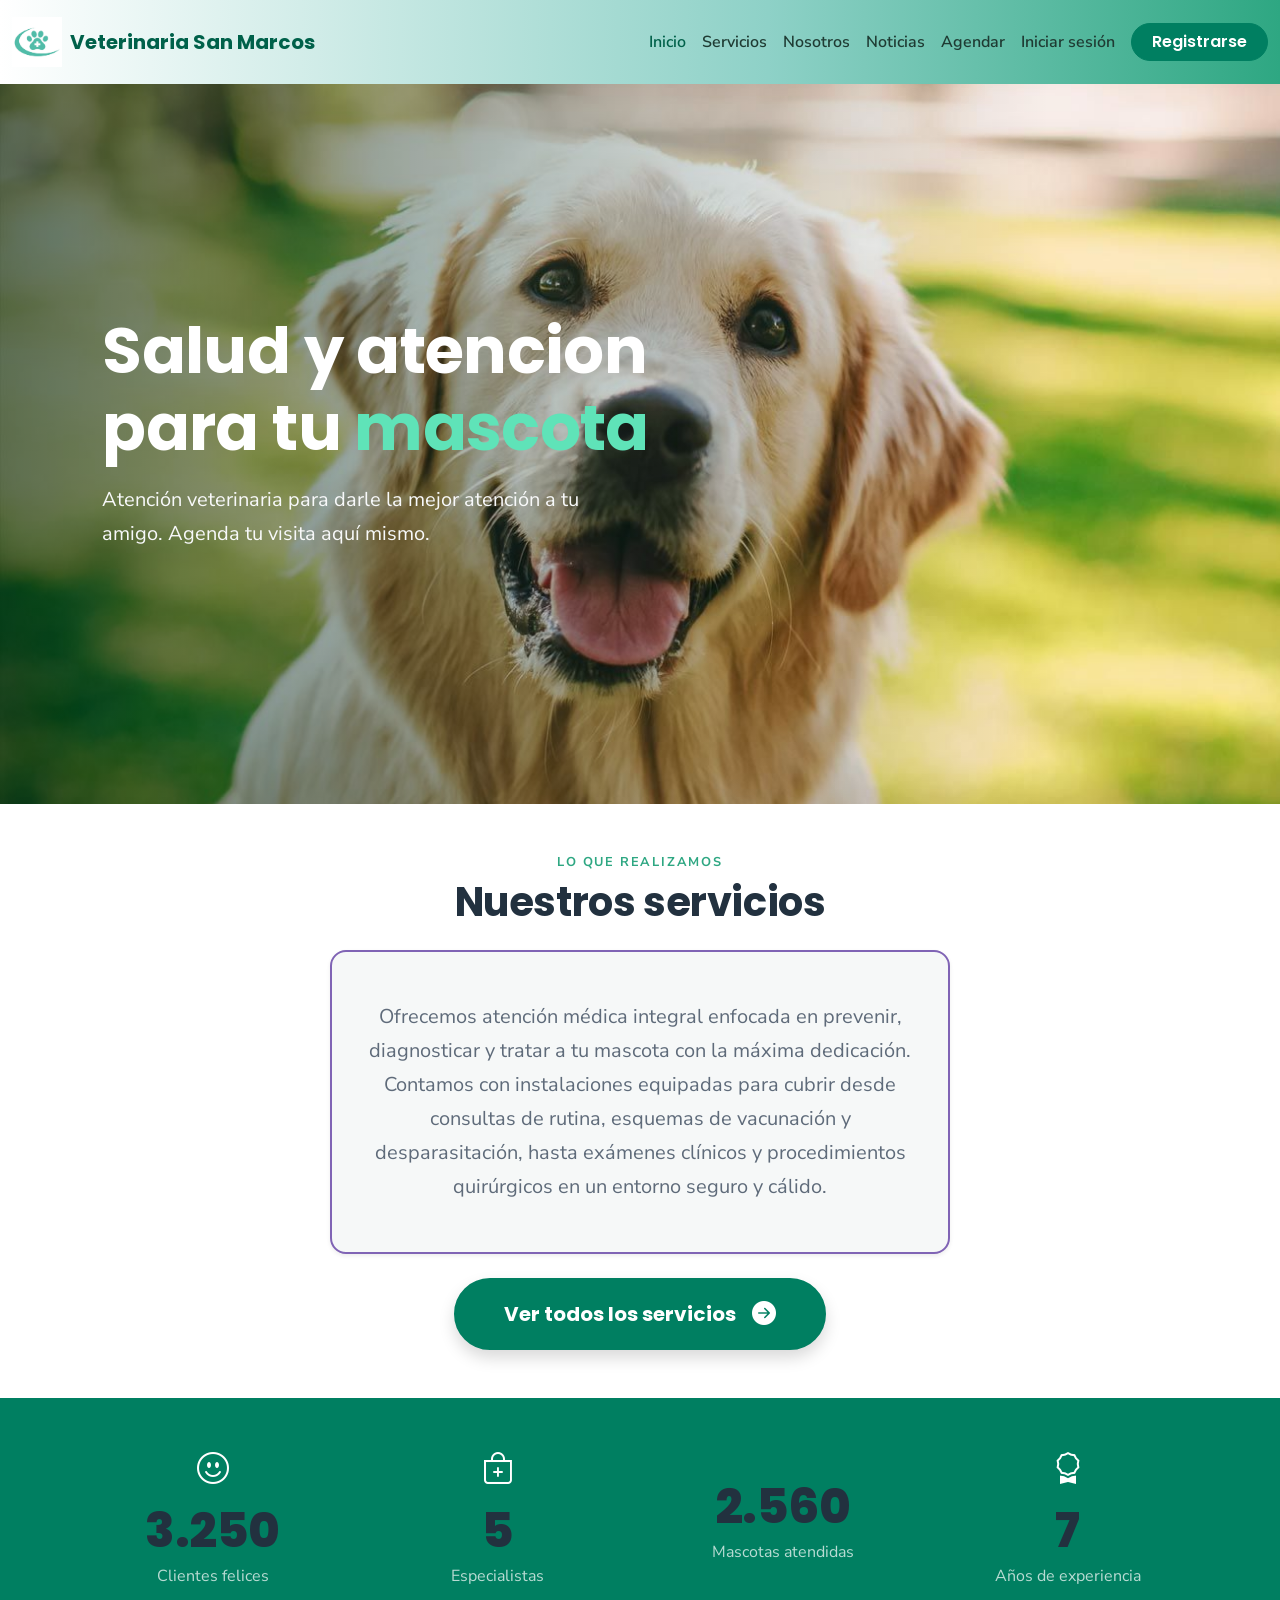
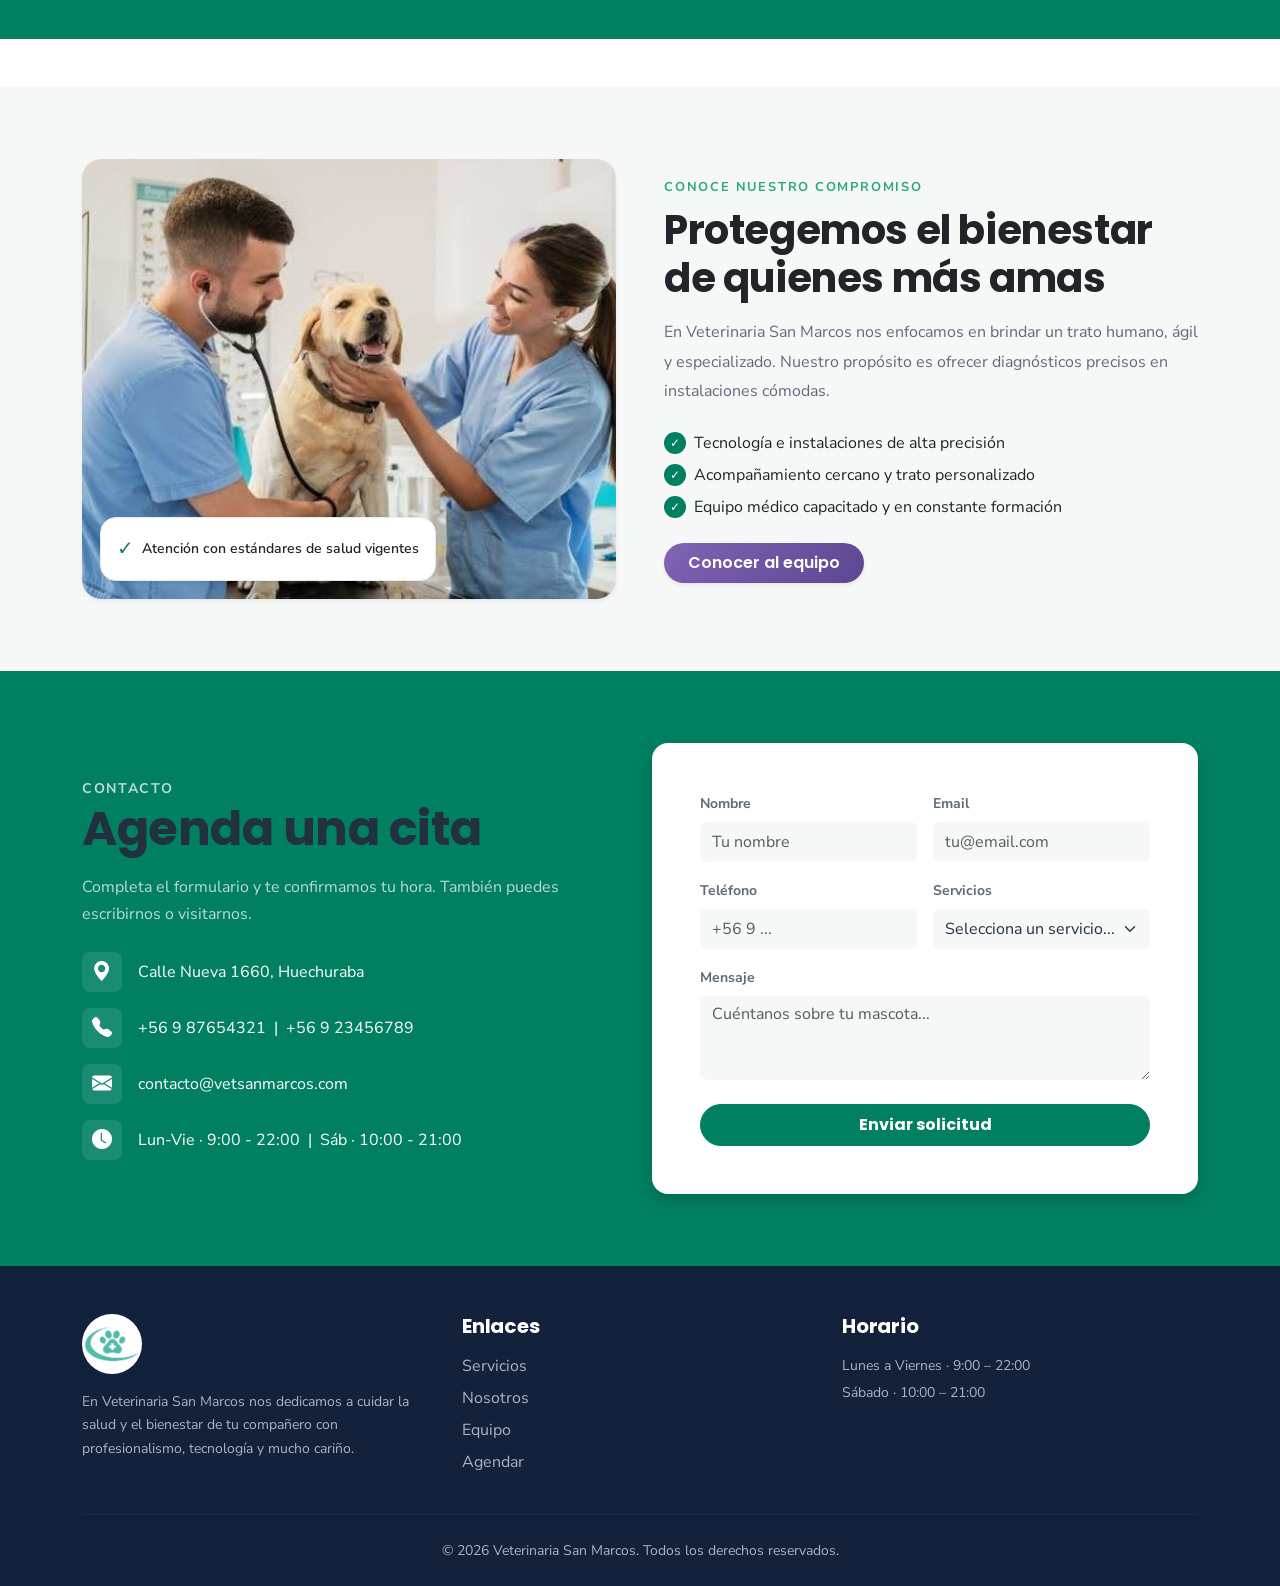
<file: index.html>
<!DOCTYPE html>
<html lang="es">
<head>
    <meta charset="UTF-8">
    <meta name="viewport" content="width=device-width, initial-scale=1.0">

    <link rel="preconnect" href="https://fonts.googleapis.com">
    <link rel="preconnect" href="https://fonts.gstatic.com" crossorigin>
    <link href="https://cdn.jsdelivr.net/npm/bootstrap@5.3.3/dist/css/bootstrap.min.css" rel="stylesheet">
    <link rel="stylesheet" href="https://cdn.jsdelivr.net/npm/bootstrap-icons@1.11.3/font/bootstrap-icons.min.css">
    <link rel="stylesheet" href="style.css">

    <title>Veterinaria San Marcos</title>
</head>
<body>

    <nav class="navbar navbar-expand-lg navbar-veterinaria">
        <div class="container-fluid">
            <a class="navbar-brand d-flex align-items-center" href="index.html">
                <img src="img/carrusel/logo/logo.jpg" alt="Logo Veterinaria San Marcos" width="50" height="50" class="me-2">
                <span>Veterinaria San Marcos</span>
            </a>

            <button class="navbar-toggler" type="button" data-bs-toggle="collapse" data-bs-target="#navbarMenu" aria-controls="navbarMenu" aria-expanded="false" aria-label="Abrir menú">
                <span class="navbar-toggler-icon"></span>
            </button>

            <div class="collapse navbar-collapse justify-content-end" id="navbarMenu">
                <ul class="navbar-nav align-items-lg-center">
                    <li class="nav-item">
                        <a class="nav-link active" href="index.html">Inicio</a>
                    </li>
                    <li class="nav-item">
                        <a class="nav-link" href="servicios.html">Servicios</a>
                    </li>
                    <li class="nav-item">
                        <a class="nav-link" href="#nosotros">Nosotros</a>
                    </li>
                    <li class="nav-item">
                        <a class="nav-link" href="noticias.html">Noticias</a>
                    </li>
                    <li class="nav-item">
                        <a class="nav-link" href="#contacto">Agendar</a>
                    </li>
                    <li class="nav-item">
                        <a class="nav-link" href="login.html">Iniciar sesión</a>
                    </li>
                    <li class="nav-item">
                        <a class="btn btn-primary ms-lg-2" href="registro.html">Registrarse</a>
                    </li>
                </ul>
            </div>
        </div>
    </nav>

    <div id="carouselExampleSlidesOnly" class="carousel slide" data-bs-ride="carousel">
        <div class="carousel-inner">
            <div class="carousel-item active">
                <img src="img/carrusel/5cb1f9400891d9da5a4926d7814bd1b89127ecba-1300x867.jpg" class="d-block w-100" alt="perro">
                <div class="carousel-caption hero-overlay text-start">
                    <h1 class="display-3 fw-bold text-white mb-3">Salud y atencion<br>para tu <span class="text-orange">mascota</span></h1>
                    <p class="fs-5 text-light mb-4 hero-text">Atención veterinaria para darle la mejor atención a tu amigo. Agenda tu visita aquí mismo.</p>
                </div>
            </div>
            <div class="carousel-item">
                <img src="img/carrusel/images.jpg" class="d-block w-100" alt="gato">
                <div class="carousel-caption hero-overlay text-start">
                    <h1 class="display-3 fw-bold text-white mb-3">Salud y cariño<br>para tu <span class="text-orange">mascota</span></h1>
                    <p class="fs-5 text-light mb-4 hero-text">Atención veterinaria moderna con un equipo que ama a los animales tanto como tú.</p>
                </div>
            </div>
            <div class="carousel-item">
                <img src="img/carrusel/images (1).jpg" class="d-block w-100" alt="conejo">
                <div class="carousel-caption hero-overlay text-start">
                    <h1 class="display-3 fw-bold text-white mb-3">Salud y cariño<br>para tu <span class="text-orange">mascota</span></h1>
                    <p class="fs-5 text-light mb-4 hero-text">Atención veterinaria moderna con un equipo que ama a los animales tanto como tú.</p>
                </div>
            </div>
        </div>
    </div>

    <section id="servicios" class="my-5">
    <div class="text-center mb-4">
        <p class="eyebrow mb-1">Lo que realizamos</p>
        <h1 class="fw-bold mb-4">Nuestros servicios</h1>

        <div class="bg-light rounded-4 px-4 py-5 mb-4 text-center border border-2 shadow-sm mx-auto d-flex align-items-center justify-content-center" style="border-color: var(--purple) !important; max-width: 620px; min-height: 300px;">
            <p class="text-secondary fs-5 mb-0" style="line-height: 1.7;">
                Ofrecemos atención médica integral enfocada en prevenir, diagnosticar y tratar a tu mascota con la máxima dedicación. Contamos con instalaciones equipadas para cubrir desde consultas de rutina, esquemas de vacunación y desparasitación, hasta exámenes clínicos y procedimientos quirúrgicos en un entorno seguro y cálido.
            </p>
        </div>

        <a href="servicios.html" class="btn btn-veterinaria-cta rounded-pill px-5 py-3 fw-bold text-white shadow d-inline-flex align-items-center gap-3 fs-5">
            <span>Ver todos los servicios</span>
            <i class="bi bi-arrow-right-circle-fill fs-4"></i>
        </a>
    </div>
    
    </div>
</section>

    <section class="franja-brand py-5 text-white my-5">
        <div class="container">
            <div class="row text-center gy-4 align-items-center">
                <div class="col-6 col-md-3">
                    <i class="bi bi-emoji-smile fs-2 mb-2 d-block opacity-90"></i>
                    <h2 class="fw-black display-5 mb-1">3.250</h2>
                    <p class="mb-0 text-white-50 fs-6 fw-normal">Clientes felices</p>
                </div>
                <div class="col-6 col-md-3">
                    <i class="bi bi-bag-plus fs-2 mb-2 d-block opacity-90"></i>
                    <h2 class="fw-black display-5 mb-1">5</h2>
                    <p class="mb-0 text-white-50 fs-6 fw-normal">Especialistas</p>
                </div>
                <div class="col-6 col-md-3">
                    <i class="bi bi-paw-fill fs-2 mb-2 d-block opacity-90"></i>
                    <h2 class="fw-black display-5 mb-1">2.560</h2>
                    <p class="mb-0 text-white-50 fs-6 fw-normal">Mascotas atendidas</p>
                </div>
                <div class="col-6 col-md-3">
                    <i class="bi bi-award fs-2 mb-2 d-block opacity-90"></i>
                    <h2 class="fw-black display-5 mb-1">7</h2>
                    <p class="mb-0 text-white-50 fs-6 fw-normal">Años de experiencia</p>
                </div>
            </div>
        </div>
    </section>

    <section id="nosotros" class="py-5 bg-light">
        <div class="container my-4">
            <div class="row align-items-center g-5">
                <div class="col-lg-6 position-relative">
                    <div class="nosotros-img-container shadow-sm">
                        <img src="img/carrusel/equipo/veterinaria.jpg" class="img-fluid rounded-4" alt="Atención médica en San Marcos">
                        <div class="badge-flotante bg-white shadow-sm p-3 rounded-3 d-flex align-items-center gap-2">
                            <span class="text-success fs-5">✓</span>
                            <span class="fw-semibold text-dark small">Atención con estándares de salud vigentes</span>
                        </div>
                    </div>
                </div>
                <div class="col-lg-6">
                    <span class="eyebrow">Conoce nuestro compromiso</span>
                    <h2 class="display-6 fw-bold text-dark mt-2 mb-3">Protegemos el bienestar de quienes más amas</h2>
                    <p class="text-muted leading-relaxed mb-4">
                        En Veterinaria San Marcos nos enfocamos en brindar un trato humano, ágil y especializado. Nuestro propósito es ofrecer diagnósticos precisos en instalaciones cómodas.
                    </p>
                    <ul class="list-unstyled mb-4">
                        <li class="d-flex align-items-center mb-2">
                            <span class="badge-check me-2">✓</span>
                            <span class="text-dark">Tecnología e instalaciones de alta precisión</span>
                        </li>
                        <li class="d-flex align-items-center mb-2">
                            <span class="badge-check me-2">✓</span>
                            <span class="text-dark">Acompañamiento cercano y trato personalizado</span>
                        </li>
                        <li class="d-flex align-items-center mb-2">
                            <span class="badge-check me-2">✓</span>
                            <span class="text-dark">Equipo médico capacitado y en constante formación</span>
                        </li>
                    </ul>
                    <a href="equipo.html" class="btn rounded-pill px-4 py-2 shadow-sm text-white border-0 btn-morado-degradado">
                        Conocer al equipo
                    </a>
                </div>
            </div>
        </div>
    </section>

    <section id="contacto" class="franja-brand py-5 text-white">
        <div class="container my-4">
            <div class="row gy-5 align-items-center">
                <div class="col-lg-6">
                    <span class="text-uppercase fw-bold text-white-50 small tracking-wide">CONTACTO</span>
                    <h2 class="display-5 fw-bold mb-3">Agenda una cita</h2>
                    <p class="mb-4 text-white-50">Completa el formulario y te confirmamos tu hora. También puedes escribirnos o visitarnos.</p>
                    <div class="d-flex flex-column gap-3">
                        <div class="d-flex align-items-center gap-3">
                            <div class="rounded-3 bg-white bg-opacity-10 p-2 d-flex align-items-center justify-content-center" style="width: 40px; height: 40px;">
                                <i class="bi bi-geo-alt-fill fs-5"></i>
                            </div>
                            <span>Calle Nueva 1660, Huechuraba</span>
                        </div>
                        <div class="d-flex align-items-center gap-3">
                            <div class="rounded-3 bg-white bg-opacity-10 p-2 d-flex align-items-center justify-content-center" style="width: 40px; height: 40px;">
                                <i class="bi bi-telephone-fill fs-5"></i>
                            </div>
                            <span>+56 9 87654321 &nbsp;|&nbsp; +56 9 23456789</span>
                        </div>
                        <div class="d-flex align-items-center gap-3">
                            <div class="rounded-3 bg-white bg-opacity-10 p-2 d-flex align-items-center justify-content-center" style="width: 40px; height: 40px;">
                                <i class="bi bi-envelope-fill fs-5"></i>
                            </div>
                            <span>contacto@vetsanmarcos.com</span>
                        </div>
                        <div class="d-flex align-items-center gap-3">
                            <div class="rounded-3 bg-white bg-opacity-10 p-2 d-flex align-items-center justify-content-center" style="width: 40px; height: 40px;">
                                <i class="bi bi-clock-fill fs-5"></i>
                            </div>
                            <span>Lun-Vie · 9:00 - 22:00 &nbsp;|&nbsp; Sáb · 10:00 - 21:00</span>
                        </div>
                    </div>
                </div>

                <div class="col-lg-6">
                    <div class="bg-white rounded-4 p-4 p-md-5 text-dark shadow">
                        <div id="mensajeFeedback" class="alert d-none py-2 px-3 small rounded-3" role="alert"></div>

                            <form id="formAgenda">
                            <div class="row g-3">
                                <div class="col-md-6">
                                    <label class="form-label small fw-bold text-muted">Nombre</label>
                                    <input type="text" class="form-control bg-light border-0 py-2" placeholder="Tu nombre" required>
                                </div>
                                <div class="col-md-6">
                                    <label class="form-label small fw-bold text-muted">Email</label>
                                    <input type="email" class="form-control bg-light border-0 py-2" placeholder="tu@email.com" required>
                                </div>
                                <div class="col-md-6">
                                    <label class="form-label small fw-bold text-muted">Teléfono</label>
                                    <input type="tel" class="form-control bg-light border-0 py-2" placeholder="+56 9 ..." required>
                                </div>
                                <div class="col-md-6">
                                    <label class="form-label small fw-bold text-muted">Servicios</label>
                                    <select class="form-select bg-light border-0 py-2" id="selectServicio" required >
                                        <option value="" disabled selected>Selecciona un servicio...</option>
                                        <option value="1">Consulta</option>
                                        <option value="2">Vacunación</option>
                                        <option value="3">Cirugía</option>
                                        <option value="4">Desparasitación</option>
                                        <option value="5">Exámenes</option>
                                        <option value="6">Otros</option>

                                    </select>
                                </div>
                                <div class="col-12">
                                    <label class="form-label small fw-bold text-muted">Mensaje</label>
                                    <textarea class="form-control bg-light border-0" rows="3" placeholder="Cuéntanos sobre tu mascota..."></textarea>
                                </div>
                                <div class="col-12 mt-4">
                                    <button type="submit" class="btn btn-primary w-100 py-2 rounded-pill fw-bold">Enviar solicitud</button>
                                </div>
                            </div>
                        </form>
                    </div>
                </div>
            </div>
        </div>
    </section>

<footer class="site-footer">
        <div class="container">
            <div class="row gy-4">
                <div class="col-12 col-md-4">
                    <img src="img/carrusel/logo/logo.jpg" alt="Veterinaria San Marcos" class="mb-3 rounded-circle" style="width: 60px; height: 60px; object-fit: cover;">
                    <p class="small">En Veterinaria San Marcos nos dedicamos a cuidar la salud y el bienestar de tu compañero con profesionalismo, tecnología y mucho cariño.</p>
                </div>

                <div class="col-12 col-md-4">
                    <h5 class="mb-3">Enlaces</h5>
                    <ul class="list-unstyled">
                        <li class="mb-2"><a href="servicios.html">Servicios</a></li>
                        <li class="mb-2"><a href="#nosotros">Nosotros</a></li>
                        <li class="mb-2"><a href="equipo.html">Equipo</a></li>
                        <li class="mb-2"><a href="#contacto">Agendar</a></li>
                    </ul>
                </div>

                <div class="col-12 col-md-4">
                    <h5 class="mb-3">Horario</h5>
                    <p class="small mb-1">Lunes a Viernes · 9:00 – 22:00</p>
                    <p class="small">Sábado · 10:00 – 21:00</p>
                </div>
            </div>

            <hr class="my-4">
            <p class="small mb-0 text-center">© 2026 Veterinaria San Marcos. Todos los derechos reservados.</p>
        </div>
    </footer>

    <script src="https://cdn.jsdelivr.net/npm/bootstrap@5.3.3/dist/js/bootstrap.bundle.min.js"></script>
    <script>
        document.getElementById('formAgenda').addEventListener('submit', function (e) {
        e.preventDefault();
        
        const form = this;
        const feedback = document.getElementById('mensajeFeedback');

        if (!form.checkValidity()) {
            form.classList.add('was-validated');
            feedback.className = 'alert alert-danger mb-3';
            feedback.textContent = 'Por favor completa todos los campos requeridos.';
            feedback.classList.remove('d-none');
            return;
        }
        feedback.className = 'alert alert-success py-2 px-3 small rounded-3 mb-3';
        feedback.textContent = '¡Tu cita ha sido agendada con éxito! Revisaremos la disponibilidad y te enviaremos un correo a la brevedad con los detalles. Gracias por confiar en nosotros.';
        feedback.classList.remove('d-none');

        setTimeout(() => {
            feedback.classList.add('d-none');
        }, 10000);
        
        form.reset();
        form.classList.remove('was-validated');
        });
    </script>
</body>
</html>
</file>
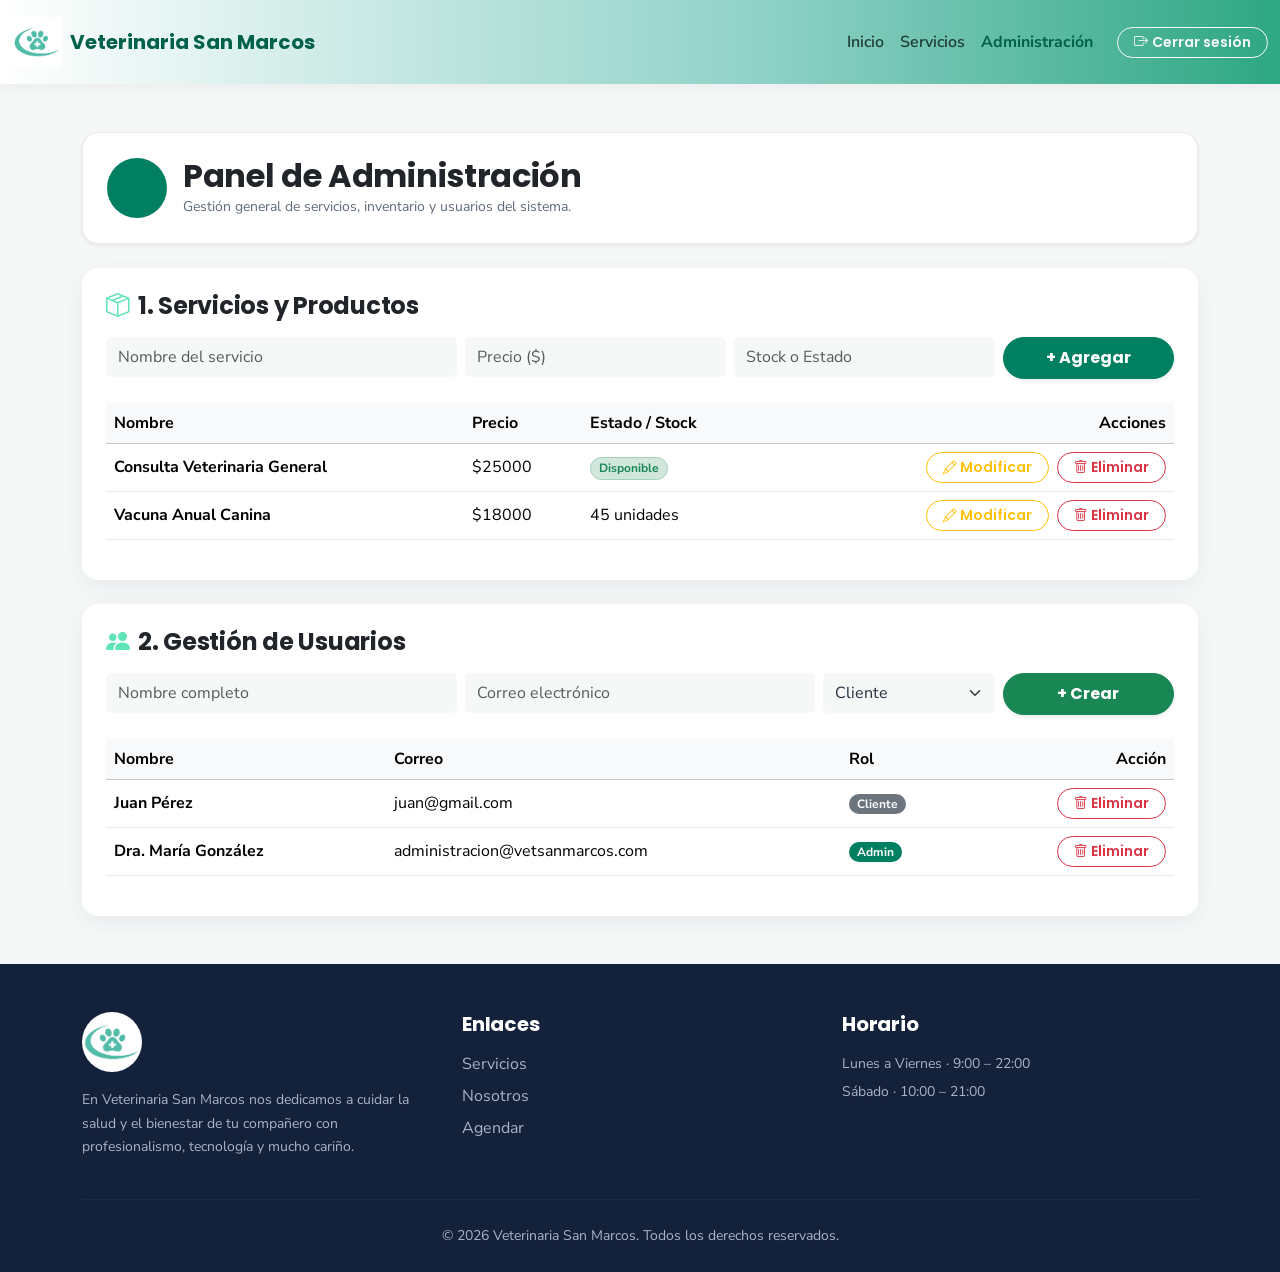
<file: admin.html>
<!DOCTYPE html>
<html lang="es">
<head>
    <meta charset="UTF-8">
    <meta name="viewport" content="width=device-width, initial-scale=1.0">

    <link rel="preconnect" href="https://fonts.googleapis.com">
    <link rel="preconnect" href="https://fonts.gstatic.com" crossorigin>
    <link href="https://cdn.jsdelivr.net/npm/bootstrap@5.3.3/dist/css/bootstrap.min.css" rel="stylesheet">
    <link rel="stylesheet" href="https://cdn.jsdelivr.net/npm/bootstrap-icons@1.11.3/font/bootstrap-icons.min.css">
    
    <link rel="stylesheet" href="style.css">

    <title>Panel de Administración - Veterinaria San Marcos</title>
</head>
<body class="d-flex flex-column min-vh-100 bg-light">

    <nav class="navbar navbar-expand-lg navbar-veterinaria">
        <div class="container-fluid">
            <a class="navbar-brand d-flex align-items-center" href="index.html">
                <img src="img/carrusel/logo/logo.jpg" alt="Logo Veterinaria San Marcos" width="50" height="50" class="me-2">
                <span>Veterinaria San Marcos</span>
            </a>

            <button class="navbar-toggler" type="button" data-bs-toggle="collapse" data-bs-target="#navbarMenu" aria-controls="navbarMenu" aria-expanded="false" aria-label="Abrir menú">
                <span class="navbar-toggler-icon"></span>
            </button>

            <div class="collapse navbar-collapse justify-content-end" id="navbarMenu">
                <ul class="navbar-nav align-items-lg-center">
                    <li class="nav-item"><a class="nav-link" href="index.html">Inicio</a></li>
                    <li class="nav-item"><a class="nav-link" href="servicios.html">Servicios</a></li>
                    <li class="nav-item"><a class="nav-link active fw-bold" href="admin.html">Administración</a></li>
                    <li class="nav-item">
                        <a class="btn btn-outline-light ms-lg-3 rounded-pill px-3 py-1 btn-sm" href="login.html">
                            <i class="bi bi-box-arrow-right me-1"></i>Cerrar sesión
                        </a>
                    </li>
                </ul>
            </div>
        </div>
    </nav>

    <main class="container my-5 flex-grow-1">

        <div class="row mb-4">
            <div class="col-12">
                <div class="bg-white rounded-4 p-4 shadow-sm border d-flex flex-wrap align-items-center justify-content-between gap-3">
                    <div class="d-flex align-items-center gap-3">
                        <div class="rounded-circle bg-primary bg-opacity-10 p-3 text-primary d-flex align-items-center justify-content-center" style="width: 60px; height: 60px;">
                            <i class="bi bi-shield-lock-fill fs-2"></i>
                        </div>
                        <div>
                            <h2 class="fw-bold text-dark mb-0">Panel de Administración</h2>
                            <p class="text-muted mb-0 small">Gestión general de servicios, inventario y usuarios del sistema.</p>
                        </div>
                    </div>
                </div>
            </div>
        </div>

        <div class="card border-0 shadow-sm rounded-4 p-4 bg-white mb-4">
            <h4 class="fw-bold text-dark mb-3"><i class="bi bi-box-seam text-orange me-2"></i>1. Servicios y Productos</h4>

            <form onsubmit="agregarServicio(event)" class="row g-2 mb-4">
                <div class="col-md-4">
                    <input type="text" id="pNombre" class="form-control bg-light border-0 py-2" placeholder="Nombre del servicio" required>
                </div>
                <div class="col-md-3">
                    <input type="number" id="pPrecio" class="form-control bg-light border-0 py-2" placeholder="Precio ($)" required>
                </div>
                <div class="col-md-3">
                    <input type="text" id="pStock" class="form-control bg-light border-0 py-2" placeholder="Stock o Estado" required>
                </div>
                <div class="col-md-2">
                    <button type="submit" class="btn btn-primary w-100 py-2 rounded-pill fw-bold shadow-sm">+ Agregar</button>
                </div>
            </form>

            <div class="table-responsive">
                <table class="table align-middle table-hover">
                    <thead class="table-light">
                        <tr>
                            <th>Nombre</th>
                            <th>Precio</th>
                            <th>Estado / Stock</th>
                            <th class="text-end">Acciones</th>
                        </tr>
                    </thead>
                    <tbody id="tablaServicios">
                        <tr>
                            <td class="s-nombre fw-bold">Consulta Veterinaria General</td>
                            <td class="s-precio">$25000</td>
                            <td class="s-estado"><span class="badge bg-success-subtle text-success border border-success-subtle rounded-pill">Disponible</span></td>
                            <td class="text-end">
                                <button class="btn btn-sm btn-outline-warning me-1 rounded-pill px-3" onclick="prepararEdicion(this)"><i class="bi bi-pencil"></i> Modificar</button>
                                <button class="btn btn-sm btn-outline-danger rounded-pill px-3" onclick="eliminarFila(this)"><i class="bi bi-trash"></i> Eliminar</button>
                            </td>
                        </tr>
                        <tr>
                            <td class="s-nombre fw-bold">Vacuna Anual Canina</td>
                            <td class="s-precio">$18000</td>
                            <td class="s-estado">45 unidades</td>
                            <td class="text-end">
                                <button class="btn btn-sm btn-outline-warning me-1 rounded-pill px-3" onclick="prepararEdicion(this)"><i class="bi bi-pencil"></i> Modificar</button>
                                <button class="btn btn-sm btn-outline-danger rounded-pill px-3" onclick="eliminarFila(this)"><i class="bi bi-trash"></i> Eliminar</button>
                            </td>
                        </tr>
                    </tbody>
                </table>
            </div>
        </div>

        <div class="card border-0 shadow-sm rounded-4 p-4 bg-white">
            <h4 class="fw-bold text-dark mb-3"><i class="bi bi-people-fill text-orange me-2"></i>2. Gestión de Usuarios</h4>

            <form onsubmit="agregarUsuario(event)" class="row g-2 mb-4">
                <div class="col-md-4">
                    <input type="text" id="uNombre" class="form-control bg-light border-0 py-2" placeholder="Nombre completo" required>
                </div>
                <div class="col-md-4">
                    <input type="email" id="uCorreo" class="form-control bg-light border-0 py-2" placeholder="Correo electrónico" required>
                </div>
                <div class="col-md-2">
                    <select id="uRol" class="form-select bg-light border-0 py-2">
                        <option value="Cliente">Cliente</option>
                        <option value="Admin">Admin</option>
                    </select>
                </div>
                <div class="col-md-2">
                    <button type="submit" class="btn btn-success w-100 py-2 rounded-pill fw-bold shadow-sm">+ Crear</button>
                </div>
            </form>

            <div class="table-responsive">
                <table class="table align-middle table-hover">
                    <thead class="table-light">
                        <tr>
                            <th>Nombre</th>
                            <th>Correo</th>
                            <th>Rol</th>
                            <th class="text-end">Acción</th>
                        </tr>
                    </thead>
                    <tbody id="tablaUsuarios">
                        <tr>
                            <td class="fw-bold">Juan Pérez</td>
                            <td>juan@gmail.com</td>
                            <td><span class="badge bg-secondary rounded-pill">Cliente</span></td>
                            <td class="text-end">
                                <button class="btn btn-sm btn-outline-danger rounded-pill px-3" onclick="eliminarFila(this)"><i class="bi bi-trash"></i> Eliminar</button>
                            </td>
                        </tr>
                        <tr>
                            <td class="fw-bold">Dra. María González</td>
                            <td>administracion@vetsanmarcos.com</td>
                            <td><span class="badge bg-primary rounded-pill">Admin</span></td>
                            <td class="text-end">
                                <button class="btn btn-sm btn-outline-danger rounded-pill px-3" onclick="eliminarFila(this)"><i class="bi bi-trash"></i> Eliminar</button>
                            </td>
                        </tr>
                    </tbody>
                </table>
            </div>
        </div>

    </main>

    <div class="modal fade" id="modalEditar" tabindex="-1" aria-hidden="true">
        <div class="modal-dialog modal-dialog-centered">
            <div class="modal-content rounded-4 border-0">
                <div class="modal-header border-0 pb-0">
                    <h5 class="modal-title fw-bold">Modificar Servicio/Producto</h5>
                    <button type="button" class="btn-close" data-bs-dismiss="modal" aria-label="Close"></button>
                </div>
                <div class="modal-body p-4">
                    <div class="mb-3">
                        <label class="form-label small fw-bold text-muted">Nombre</label>
                        <input type="text" id="editNombre" class="form-control bg-light border-0 py-2">
                    </div>
                    <div class="mb-3">
                        <label class="form-label small fw-bold text-muted">Precio ($)</label>
                        <input type="number" id="editPrecio" class="form-control bg-light border-0 py-2">
                    </div>
                    <div class="mb-3">
                        <label class="form-label small fw-bold text-muted">Estado / Stock</label>
                        <input type="text" id="editEstado" class="form-control bg-light border-0 py-2">
                    </div>
                </div>
                <div class="modal-footer border-0 pt-0">
                    <button type="button" class="btn btn-light rounded-pill px-4" data-bs-dismiss="modal">Cancelar</button>
                    <button type="button" class="btn btn-primary rounded-pill px-4 fw-bold" onclick="guardarCambios()">Guardar Cambios</button>
                </div>
            </div>
        </div>
    </div>

    <footer class="site-footer mt-auto">
        <div class="container">
            <div class="row gy-4">
                <div class="col-12 col-md-4">
                    <img src="img/carrusel/logo/logo.jpg" alt="Veterinaria San Marcos" class="mb-3 rounded-circle" style="width: 60px; height: 60px; object-fit: cover;">
                    <p class="small">En Veterinaria San Marcos nos dedicamos a cuidar la salud y el bienestar de tu compañero con profesionalismo, tecnología y mucho cariño.</p>
                </div>

                <div class="col-12 col-md-4">
                    <h5 class="mb-3">Enlaces</h5>
                    <ul class="list-unstyled">
                        <li class="mb-2"><a href="servicios.html">Servicios</a></li>
                        <li class="mb-2"><a href="index.html#nosotros">Nosotros</a></li>
                        <li class="mb-2"><a href="index.html#contacto">Agendar</a></li>
                    </ul>
                </div>

                <div class="col-12 col-md-4">
                    <h5 class="mb-3">Horario</h5>
                    <p class="small mb-1">Lunes a Viernes · 9:00 – 22:00</p>
                    <p class="small">Sábado · 10:00 – 21:00</p>
                </div>
            </div>

            <hr class="my-4">
            <p class="small mb-0 text-center">© 2026 Veterinaria San Marcos. Todos los derechos reservados.</p>
        </div>
    </footer>

    <script>
    let filaEnEdicion = null;

    document.addEventListener('DOMContentLoaded', cargarUsuarios);

    function cargarUsuarios() {
        let usuariosGuardados = JSON.parse(localStorage.getItem('usuariosVeterinaria'));

        if (!usuariosGuardados) {
            usuariosGuardados = [
                { nombre: "Juan Pérez", correo: "juan@gmail.com", rol: "Cliente" },
                { nombre: "Dra. María González", correo: "administracion@vetsanmarcos.com", rol: "Admin" }
            ];
            localStorage.setItem('usuariosVeterinaria', JSON.stringify(usuariosGuardados));
        }

        renderizarTablaUsuarios(usuariosGuardados);
    }

    function renderizarTablaUsuarios(lista) {
        let tabla = document.getElementById('tablaUsuarios');
        tabla.innerHTML = '';

        lista.forEach((u, index) => {
            let fila = `<tr>
                <td class="fw-bold">${u.nombre}</td>
                <td>${u.correo}</td>
                <td><span class="badge ${u.rol === 'Admin' ? 'bg-primary' : 'bg-secondary'} rounded-pill">${u.rol}</span></td>
                <td class="text-end">
                    <button class="btn btn-sm btn-outline-danger rounded-pill px-3" onclick="eliminarUsuario(${index})"><i class="bi bi-trash"></i> Eliminar</button>
                </td>
            </tr>`;
            tabla.innerHTML += fila;
        });
    }

    function agregarUsuario(event) {
        event.preventDefault();
        let nombre = document.getElementById('uNombre').value.trim();
        let correo = document.getElementById('uCorreo').value.trim();
        let rol = document.getElementById('uRol').value;

        let usuarios = JSON.parse(localStorage.getItem('usuariosVeterinaria')) || [];
        usuarios.push({ nombre: nombre, correo: correo, rol: rol });
        localStorage.setItem('usuariosVeterinaria', JSON.stringify(usuarios));

        renderizarTablaUsuarios(usuarios);
        event.target.reset();
    }

    function eliminarUsuario(index) {
        if (confirm("¿Estás seguro de eliminar este registro?")) {
            let usuarios = JSON.parse(localStorage.getItem('usuariosVeterinaria')) || [];
            usuarios.splice(index, 1);
            localStorage.setItem('usuariosVeterinaria', JSON.stringify(usuarios));
            renderizarTablaUsuarios(usuarios);
        }
    }

    function eliminarFila(boton) {
        if (confirm("¿Estás seguro de eliminar este registro?")) {
            boton.closest('tr').remove();
        }
    }

    function agregarServicio(event) {
        event.preventDefault();
        let nombre = document.getElementById('pNombre').value;
        let precio = document.getElementById('pPrecio').value;
        let estado = document.getElementById('pStock').value;

        let fila = `<tr>
            <td class="s-nombre fw-bold">${nombre}</td>
            <td class="s-precio">$${precio}</td>
            <td class="s-estado">${estado}</td>
            <td class="text-end">
                <button class="btn btn-sm btn-outline-warning me-1 rounded-pill px-3" onclick="prepararEdicion(this)"><i class="bi bi-pencil"></i> Modificar</button>
                <button class="btn btn-sm btn-outline-danger rounded-pill px-3" onclick="eliminarFila(this)"><i class="bi bi-trash"></i> Eliminar</button>
            </td>
        </tr>`;

        document.getElementById('tablaServicios').innerHTML += fila;
        event.target.reset();
    }

    function prepararEdicion(boton) {
        filaEnEdicion = boton.closest('tr');
        document.getElementById('editNombre').value = filaEnEdicion.querySelector('.s-nombre').textContent.trim();
        document.getElementById('editPrecio').value = filaEnEdicion.querySelector('.s-precio').textContent.replace('$', '').trim();
        document.getElementById('editEstado').value = filaEnEdicion.querySelector('.s-estado').textContent.trim();
        
        let modal = new bootstrap.Modal(document.getElementById('modalEditar'));
        modal.show();
    }

    function guardarCambios() {
        if (filaEnEdicion) {
            filaEnEdicion.querySelector('.s-nombre').textContent = document.getElementById('editNombre').value;
            filaEnEdicion.querySelector('.s-precio').textContent = '$' + document.getElementById('editPrecio').value;
            filaEnEdicion.querySelector('.s-estado').textContent = document.getElementById('editEstado').value;
        }
        let modalElement = document.getElementById('modalEditar');
        let modal = bootstrap.Modal.getInstance(modalElement);
        modal.hide();
    }
</script>

    <script src="https://cdn.jsdelivr.net/npm/bootstrap@5.3.3/dist/js/bootstrap.bundle.min.js"></script>
</body>
</html>
</file>
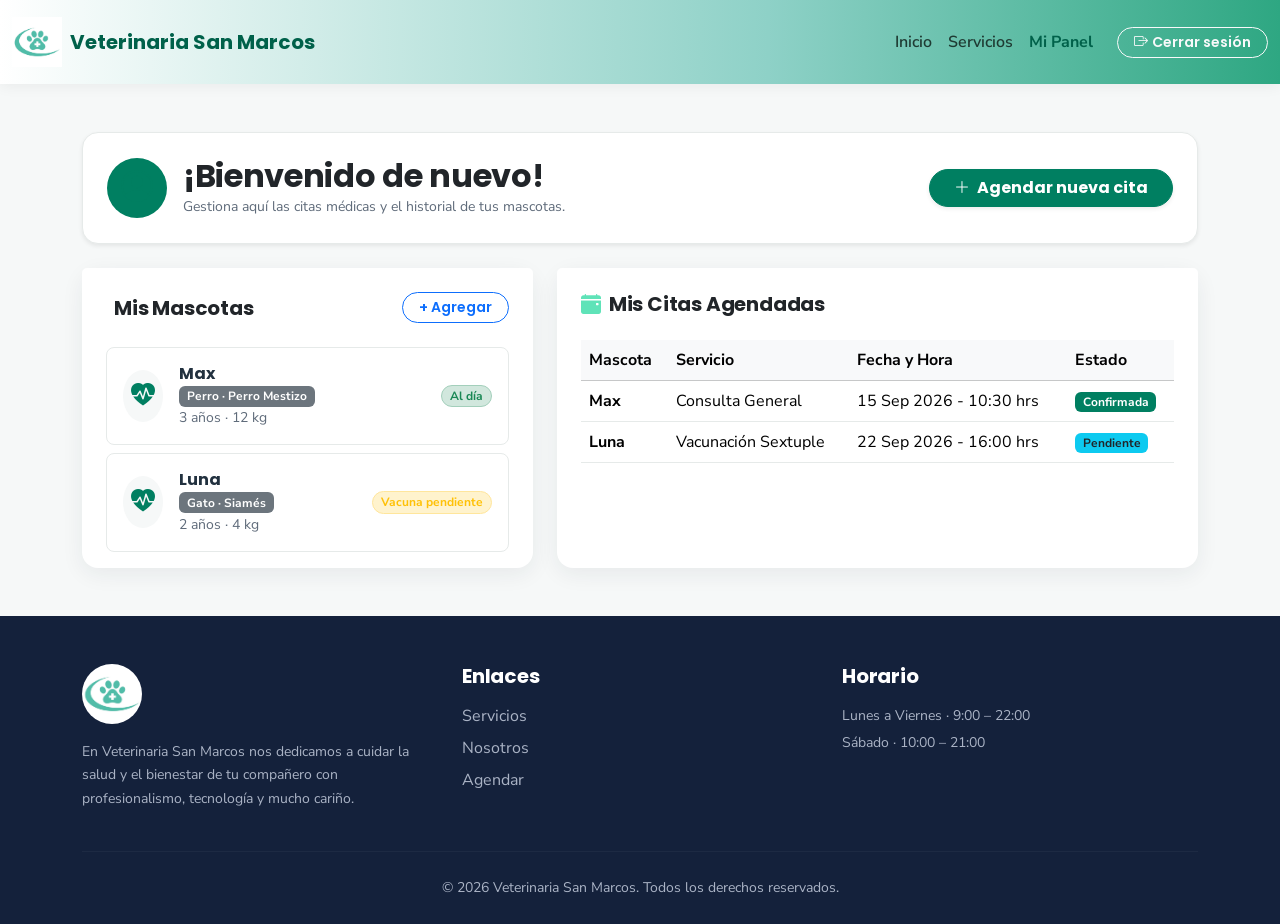
<file: cliente.html>
<!DOCTYPE html>
<html lang="es">
<head>
    <meta charset="UTF-8">
    <meta name="viewport" content="width=device-width, initial-scale=1.0">

    <link rel="preconnect" href="https://fonts.googleapis.com">
    <link rel="preconnect" href="https://fonts.gstatic.com" crossorigin>
    <link href="https://cdn.jsdelivr.net/npm/bootstrap@5.3.3/dist/css/bootstrap.min.css" rel="stylesheet">
    <link rel="stylesheet" href="https://cdn.jsdelivr.net/npm/bootstrap-icons@1.11.3/font/bootstrap-icons.min.css">
    
    <link rel="stylesheet" href="style.css">

    <title>Panel de Cliente - Veterinaria San Marcos</title>
</head>
<body class="d-flex flex-column min-vh-100 bg-light">

    <nav class="navbar navbar-expand-lg navbar-veterinaria">
        <div class="container-fluid">
            <a class="navbar-brand d-flex align-items-center" href="index.html">
                <img src="img/carrusel/logo/logo.jpg" alt="Logo Veterinaria San Marcos" width="50" height="50" class="me-2">
                <span>Veterinaria San Marcos</span>
            </a>

            <button class="navbar-toggler" type="button" data-bs-toggle="collapse" data-bs-target="#navbarMenu" aria-controls="navbarMenu" aria-expanded="false" aria-label="Abrir menú">
                <span class="navbar-toggler-icon"></span>
            </button>

            <div class="collapse navbar-collapse justify-content-end" id="navbarMenu">
                <ul class="navbar-nav align-items-lg-center">
                    <li class="nav-item"><a class="nav-link" href="index.html">Inicio</a></li>
                    <li class="nav-item"><a class="nav-link" href="servicios.html">Servicios</a></li>
                    <li class="nav-item"><a class="nav-link active fw-bold" href="cliente.html">Mi Panel</a></li>
                    <li class="nav-item">
                        <a class="btn btn-outline-light ms-lg-3 rounded-pill px-3 py-1 btn-sm" href="login.html">
                            <i class="bi bi-box-arrow-right me-1"></i>Cerrar sesión
                        </a>
                    </li>
                </ul>
            </div>
        </div>
    </nav>

    <main class="container my-5 flex-grow-1">
        
        <div class="row mb-4">
            <div class="col-12">
                <div class="bg-white rounded-4 p-4 shadow-sm border d-flex flex-wrap align-items-center justify-content-between gap-3">
                    <div class="d-flex align-items-center gap-3">
                        <div class="rounded-circle bg-primary bg-opacity-10 p-3 text-primary d-flex align-items-center justify-content-center" style="width: 60px; height: 60px;">
                            <i class="bi bi-person-circle fs-2"></i>
                        </div>
                        <div>
                            <h2 class="fw-bold text-dark mb-0">¡Bienvenido de nuevo!</h2>
                            <p class="text-muted mb-0 small">Gestiona aquí las citas médicas y el historial de tus mascotas.</p>
                        </div>
                    </div>
                    <a href="index.html#contacto" class="btn btn-primary rounded-pill px-4 fw-bold shadow-sm">
                        <i class="bi bi-plus-lg me-1"></i> Agendar nueva cita
                    </a>
                </div>
            </div>
        </div>

        <div class="row g-4">
            <div class="col-lg-5">
                <div class="card border-0 shadow-sm rounded-4 h-100">
                    <div class="card-header bg-white border-0 pt-4 px-4 d-flex justify-content-between align-items-center">
                        <h5 class="fw-bold mb-0 text-dark">
                            <i class="bi bi-paw-fill text-orange me-2"></i>Mis Mascotas
                        </h5>
                        <button class="btn btn-outline-primary btn-sm rounded-pill px-3" data-bs-toggle="modal" data-bs-target="#modalMascota">
                            + Agregar
                        </button>
                    </div>
                    <div class="card-body px-4">
                        <div class="list-group list-group-flush gap-2 border-0">
                            <div class="list-group-item border rounded-3 p-3 d-flex align-items-center justify-content-between">
                                <div class="d-flex align-items-center gap-3">
                                    <div class="bg-light rounded-circle p-2 text-primary">
                                        <i class="bi bi-heart-pulse-fill fs-4"></i>
                                    </div>
                                    <div>
                                        <h6 class="fw-bold mb-0">Max</h6>
                                        <span class="badge bg-secondary">Perro · Perro Mestizo</span>
                                        <small class="d-block text-muted">3 años · 12 kg</small>
                                    </div>
                                </div>
                                <span class="badge bg-success-subtle text-success border border-success-subtle rounded-pill">Al día</span>
                            </div>

                            <div class="list-group-item border rounded-3 p-3 d-flex align-items-center justify-content-between">
                                <div class="d-flex align-items-center gap-3">
                                    <div class="bg-light rounded-circle p-2 text-primary">
                                        <i class="bi bi-heart-pulse-fill fs-4"></i>
                                    </div>
                                    <div>
                                        <h6 class="fw-bold mb-0">Luna</h6>
                                        <span class="badge bg-secondary">Gato · Siamés</span>
                                        <small class="d-block text-muted">2 años · 4 kg</small>
                                    </div>
                                </div>
                                <span class="badge bg-warning-subtle text-warning border border-warning-subtle rounded-pill">Vacuna pendiente</span>
                            </div>
                        </div>
                    </div>
                </div>
            </div>

            <div class="col-lg-7">
                <div class="card border-0 shadow-sm rounded-4 h-100">
                    <div class="card-header bg-white border-0 pt-4 px-4">
                        <h5 class="fw-bold mb-0 text-dark">
                            <i class="bi bi-calendar-event-fill text-orange me-2"></i>Mis Citas Agendadas
                        </h5>
                    </div>
                    <div class="card-body px-4">
                        <div class="table-responsive">
                            <table class="table align-middle table-hover">
                                <thead class="table-light">
                                    <tr>
                                        <th>Mascota</th>
                                        <th>Servicio</th>
                                        <th>Fecha y Hora</th>
                                        <th>Estado</th>
                                    </tr>
                                </thead>
                                <tbody>
                                    <tr>
                                        <td><span class="fw-bold">Max</span></td>
                                        <td>Consulta General</td>
                                        <td>15 Sep 2026 - 10:30 hrs</td>
                                        <td><span class="badge bg-primary">Confirmada</span></td>
                                    </tr>
                                    <tr>
                                        <td><span class="fw-bold">Luna</span></td>
                                        <td>Vacunación Sextuple</td>
                                        <td>22 Sep 2026 - 16:00 hrs</td>
                                        <td><span class="badge bg-info text-dark">Pendiente</span></td>
                                    </tr>
                                </tbody>
                            </table>
                        </div>
                    </div>
                </div>
            </div>
        </div>
    </main>

    <footer class="site-footer mt-auto">
        <div class="container">
            <div class="row gy-4">
                <div class="col-12 col-md-4">
                    <img src="img/carrusel/logo/logo.jpg" alt="Veterinaria San Marcos" class="mb-3 rounded-circle" style="width: 60px; height: 60px; object-fit: cover;">
                    <p class="small">En Veterinaria San Marcos nos dedicamos a cuidar la salud y el bienestar de tu compañero con profesionalismo, tecnología y mucho cariño.</p>
                </div>

                <div class="col-12 col-md-4">
                    <h5 class="mb-3">Enlaces</h5>
                    <ul class="list-unstyled">
                        <li class="mb-2"><a href="servicios.html">Servicios</a></li>
                        <li class="mb-2"><a href="index.html#nosotros">Nosotros</a></li>
                        <li class="mb-2"><a href="index.html#contacto">Agendar</a></li>
                    </ul>
                </div>

                <div class="col-12 col-md-4">
                    <h5 class="mb-3">Horario</h5>
                    <p class="small mb-1">Lunes a Viernes · 9:00 – 22:00</p>
                    <p class="small">Sábado · 10:00 – 21:00</p>
                </div>
            </div>

            <hr class="my-4">
            <p class="small mb-0 text-center">© 2026 Veterinaria San Marcos. Todos los derechos reservados.</p>
        </div>
    </footer>

    <div class="modal fade" id="modalMascota" tabindex="-1" aria-hidden="true">
        <div class="modal-dialog modal-dialog-centered">
            <div class="modal-content rounded-4 border-0">
                <div class="modal-header border-0 pb-0">
                    <h5 class="modal-title fw-bold">Registrar Mascota</h5>
                    <button type="button" class="btn-close" data-bs-dismiss="modal" aria-label="Close"></button>
                </div>
                <div class="modal-body p-4">
                    <form id="formMascota">
                        <div class="mb-3">
                            <label class="form-label small fw-bold text-muted">Nombre de la mascota</label>
                            <input type="text" class="form-control bg-light border-0 py-2" placeholder="Ej. Pelusa" required>
                        </div>
                        <div class="mb-3">
                            <label class="form-label small fw-bold text-muted">Especie</label>
                            <select class="form-select bg-light border-0 py-2" required>
                                <option value="" disabled selected>Selecciona tipo...</option>
                                <option value="Perro">Perro</option>
                                <option value="Gato">Gato</option>
                                <option value="Exótico">Exótico / Otro</option>
                            </select>
                        </div>
                        <div class="mb-3">
                            <label class="form-label small fw-bold text-muted">Raza</label>
                            <input type="text" class="form-control bg-light border-0 py-2" placeholder="Ej. Mestizo" required>
                        </div>
                        <button type="submit" class="btn btn-primary w-100 py-2 rounded-pill fw-bold mt-2">Guardar Mascota</button>
                    </form>
                </div>
            </div>
        </div>
    </div>

    <script src="https://cdn.jsdelivr.net/npm/bootstrap@5.3.3/dist/js/bootstrap.bundle.min.js"></script>
</body>
</html>
</file>
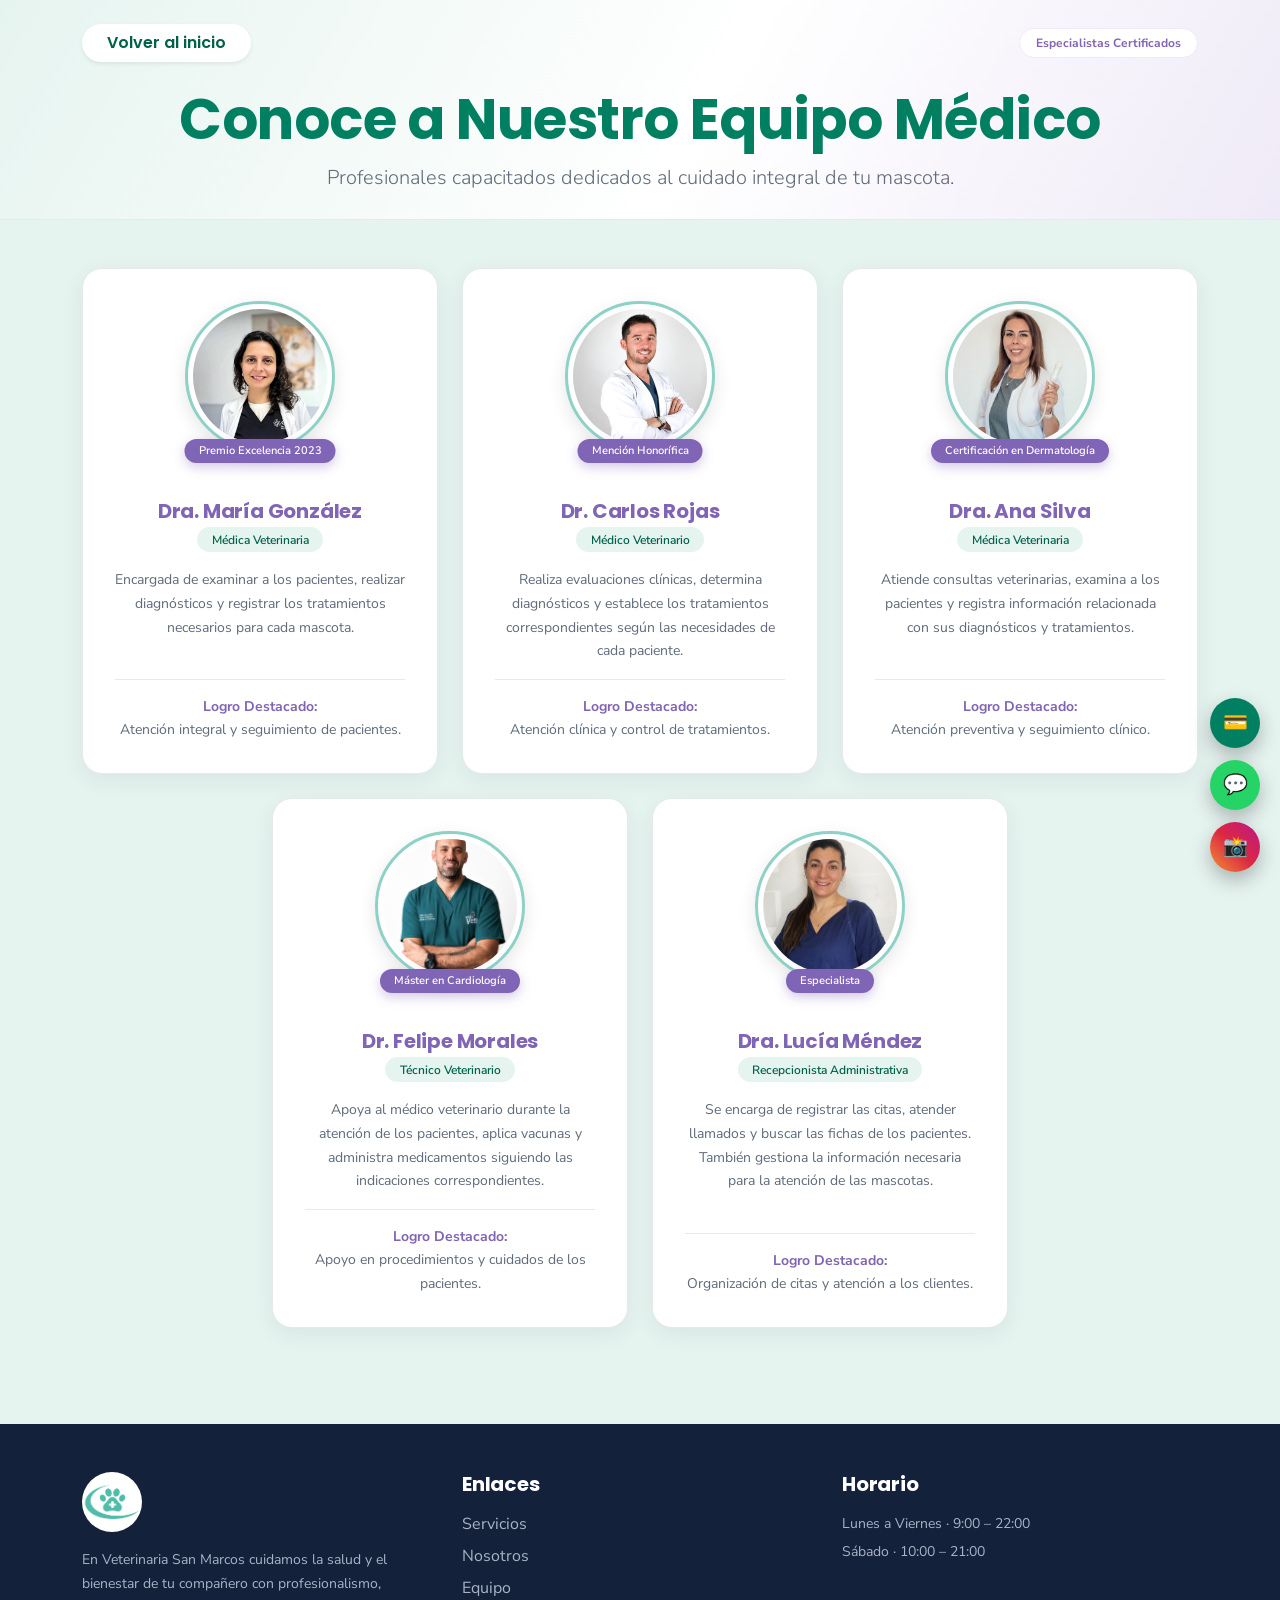
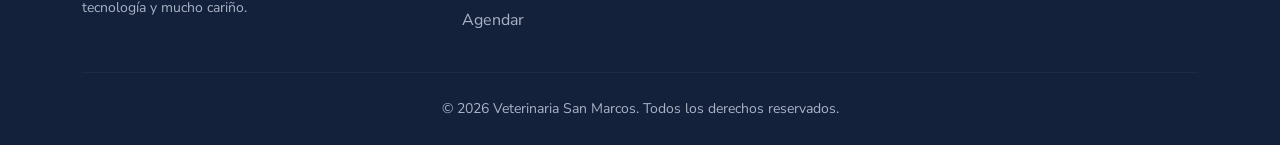
<file: equipo.html>
<!DOCTYPE html>
<html lang="es">
<head>
    <meta charset="UTF-8">
    <meta name="viewport" content="width=device-width, initial-scale=1.0">
    <link rel="preconnect" href="https://fonts.googleapis.com">
    <link rel="preconnect" href="https://fonts.gstatic.com" crossorigin>
    <link href="https://cdn.jsdelivr.net/npm/bootstrap@5.3.3/dist/css/bootstrap.min.css" rel="stylesheet">
    <link rel="stylesheet" href="https://cdn.jsdelivr.net/npm/bootstrap-icons@1.11.3/font/bootstrap-icons.min.css">
    <link rel="stylesheet" href="style.css">
    <title> equipo - Veterinaria San Marcos</title>
</head>
<body class="bg-equipo">


    <header class="header-equipo py-4 mb-5">
        <div class="container">
            <div class="d-flex align-items-center justify-content-between mb-4">
                <a href="index.html" class="btn btn-volver rounded-pill px-4 fw-semibold shadow-sm">
                    Volver al inicio
                </a>
                <span class="badge bg-light rounded-pill px-3 py-2 fw-bold">Especialistas Certificados</span>
            </div>

            <div class="text-center mt-3">
                <h1 class="display-4 fw-bold mb-2">Conoce a Nuestro Equipo Médico</h1>
                <p class="lead mb-0">Profesionales capacitados dedicados al cuidado integral de tu mascota.</p>
            </div>
        </div>
    </header>

    <main class="container pb-5">
        <div class="row row-cols-1 row-cols-md-2 row-cols-lg-3 g-4 justify-content-center">
            
            <div class="col">
                <div class="card card-especialista h-100 text-center border-0 shadow-sm p-3">
                    <div class="position-relative mx-auto my-3">
                        <img src="img/carrusel/equipo/especialistaMaria.webp" class="img-especialista rounded-circle" alt="Dra. María González">
                        <span class="badge-logro">Premio Excelencia 2023</span>
                    </div>
                    <div class="card-body d-flex flex-column">
                        <h5 class="card-title fw-bold text-purple mb-1">Dra. María González</h5>
                        <p class="badge bg-teal-light text-teal-dark align-self-center mb-3">Médica Veterinaria</p>
                        <p class="card-text text-muted small">Encargada de examinar a los pacientes, realizar diagnósticos y registrar los tratamientos necesarios para cada mascota.</p>
                        <div class="mt-auto pt-3 border-top">
                            <span class="d-block small text-purple fw-bold">Logro Destacado:</span>
                            <span class="small text-secondary">Atención integral y seguimiento de pacientes.</span>
                        </div>
                    </div>
                </div>
            </div>

            <div class="col">
                <div class="card card-especialista h-100 text-center border-0 shadow-sm p-3">
                    <div class="position-relative mx-auto my-3">
                        <img src="img/carrusel/equipo/especialistaCarlos.jpg" class="img-especialista rounded-circle" alt="Dr. Carlos Rojas">
                        <span class="badge-logro">Mención Honorífica</span>
                    </div>
                    <div class="card-body d-flex flex-column">
                        <h5 class="card-title fw-bold text-purple mb-1">Dr. Carlos Rojas</h5>
                        <p class="badge bg-teal-light text-teal-dark align-self-center mb-3">Médico Veterinario</p>
                        <p class="card-text text-muted small">Realiza evaluaciones clínicas, determina diagnósticos y establece los tratamientos correspondientes según las necesidades de cada paciente.</p>
                        <div class="mt-auto pt-3 border-top">
                            <span class="d-block small text-purple fw-bold">Logro Destacado:</span>
                            <span class="small text-secondary">Atención clínica y control de tratamientos.</span>
                        </div>
                    </div>
                </div>
            </div>

            <div class="col">
                <div class="card card-especialista h-100 text-center border-0 shadow-sm p-3">
                    <div class="position-relative mx-auto my-3">
                        <img src="img/carrusel/equipo/especialistaAna.jpg" class="img-especialista rounded-circle" alt="Dra. Ana Silva">
                        <span class="badge-logro">Certificación en Dermatología</span>
                    </div>
                    <div class="card-body d-flex flex-column">
                        <h5 class="card-title fw-bold text-purple mb-1">Dra. Ana Silva</h5>
                        <p class="badge bg-teal-light text-teal-dark align-self-center mb-3">Médica Veterinaria</p>
                        <p class="card-text text-muted small">Atiende consultas veterinarias, examina a los pacientes y registra información relacionada con sus diagnósticos y tratamientos.</p>
                        <div class="mt-auto pt-3 border-top">
                            <span class="d-block small text-purple fw-bold">Logro Destacado:</span>
                            <span class="small text-secondary">Atención preventiva y seguimiento clínico.</span>
                        </div>
                    </div>
                </div>
            </div>

            <div class="col">
                <div class="card card-especialista h-100 text-center border-0 shadow-sm p-3">
                    <div class="position-relative mx-auto my-3">
                        <img src="img/carrusel/equipo/especialistaFelipe.png" class="img-especialista rounded-circle" alt="Dr. Felipe Morales">
                        <span class="badge-logro">Máster en Cardiología</span>
                    </div>
                    <div class="card-body d-flex flex-column">
                        <h5 class="card-title fw-bold text-purple mb-1">Dr. Felipe Morales</h5>
                        <p class="badge bg-teal-light text-teal-dark align-self-center mb-3">Técnico Veterinario</p>
                        <p class="card-text text-muted small">Apoya al médico veterinario durante la atención de los pacientes, aplica vacunas y administra medicamentos siguiendo las indicaciones correspondientes.</p>
                        <div class="mt-auto pt-3 border-top">
                            <span class="d-block small text-purple fw-bold">Logro Destacado:</span>
                            <span class="small text-secondary">Apoyo en procedimientos y cuidados de los pacientes.</span>
                        </div>
                    </div>
                </div>
            </div>

            <div class="col">
                <div class="card card-especialista h-100 text-center border-0 shadow-sm p-3">
                    <div class="position-relative mx-auto my-3">
                        <img src="img/carrusel/equipo/especialistaLucia.jpg" class="img-especialista rounded-circle" alt="Dra. Lucía Méndez">
                        <span class="badge-logro">Especialista</span>
                    </div>
                    <div class="card-body d-flex flex-column">
                        <h5 class="card-title fw-bold text-purple mb-1">Dra. Lucía Méndez</h5>
                        <p class="badge bg-teal-light text-teal-dark align-self-center mb-3">Recepcionista Administrativa</p>
                        <p class="card-text text-muted small">Se encarga de registrar las citas, atender llamados y buscar las fichas de los pacientes. También gestiona la información necesaria para la atención de las mascotas.</p>
                        <div class="mt-auto pt-3 border-top">
                            <span class="d-block small text-purple fw-bold">Logro Destacado:</span>
                            <span class="small text-secondary">Organización de citas y atención a los clientes.</span>
                        </div>
                    </div>
                </div>
            </div>

        </div>

    </main>

    <footer class="site-footer mt-5">
        <div class="container">
            <div class="row gy-4">
                <div class="col-12 col-md-4">
                    <img src="img/carrusel/logo/logo.jpg" alt="Veterinaria San Marcos" class="mb-3 rounded-circle" style="width: 60px; height: 60px; object-fit: cover;">
                    <p class="small">En Veterinaria San Marcos cuidamos la salud y el bienestar de tu compañero con profesionalismo, tecnología y mucho cariño.</p>
                </div>
                <div class="col-12 col-md-4">
                    <h5 class="mb-3">Enlaces</h5>
                    <ul class="list-unstyled">
                        <li class="mb-2"><a href="servicios.html">Servicios</a></li>
                        <li class="mb-2"><a href="index.html#nosotros">Nosotros</a></li>
                        <li class="mb-2"><a href="equipo.html">Equipo</a></li>
                        <li class="mb-2"><a href="index.html#contacto">Agendar</a></li>
                    </ul>
                </div>
                <div class="col-12 col-md-4">
                    <h5 class="mb-3">Horario</h5>
                    <p class="small mb-1">Lunes a Viernes · 9:00 – 22:00</p>
                    <p class="small">Sábado · 10:00 – 21:00</p>
                </div>
            </div>
            <hr class="my-4">
            <p class="small mb-0 text-center">© 2026 Veterinaria San Marcos. Todos los derechos reservados.</p>
        </div>
    </footer>

    <div class="floating-buttons">
        <a href="#" class="float-btn card-btn">💳</a>
        <a href="#" class="float-btn wsp-btn">💬</a>
        <a href="#" class="float-btn insta-btn">📸</a>
    </div>

    <script src="https://cdn.jsdelivr.net/npm/bootstrap@5.3.3/dist/js/bootstrap.bundle.min.js"></script>
</body>
</html>
</file>
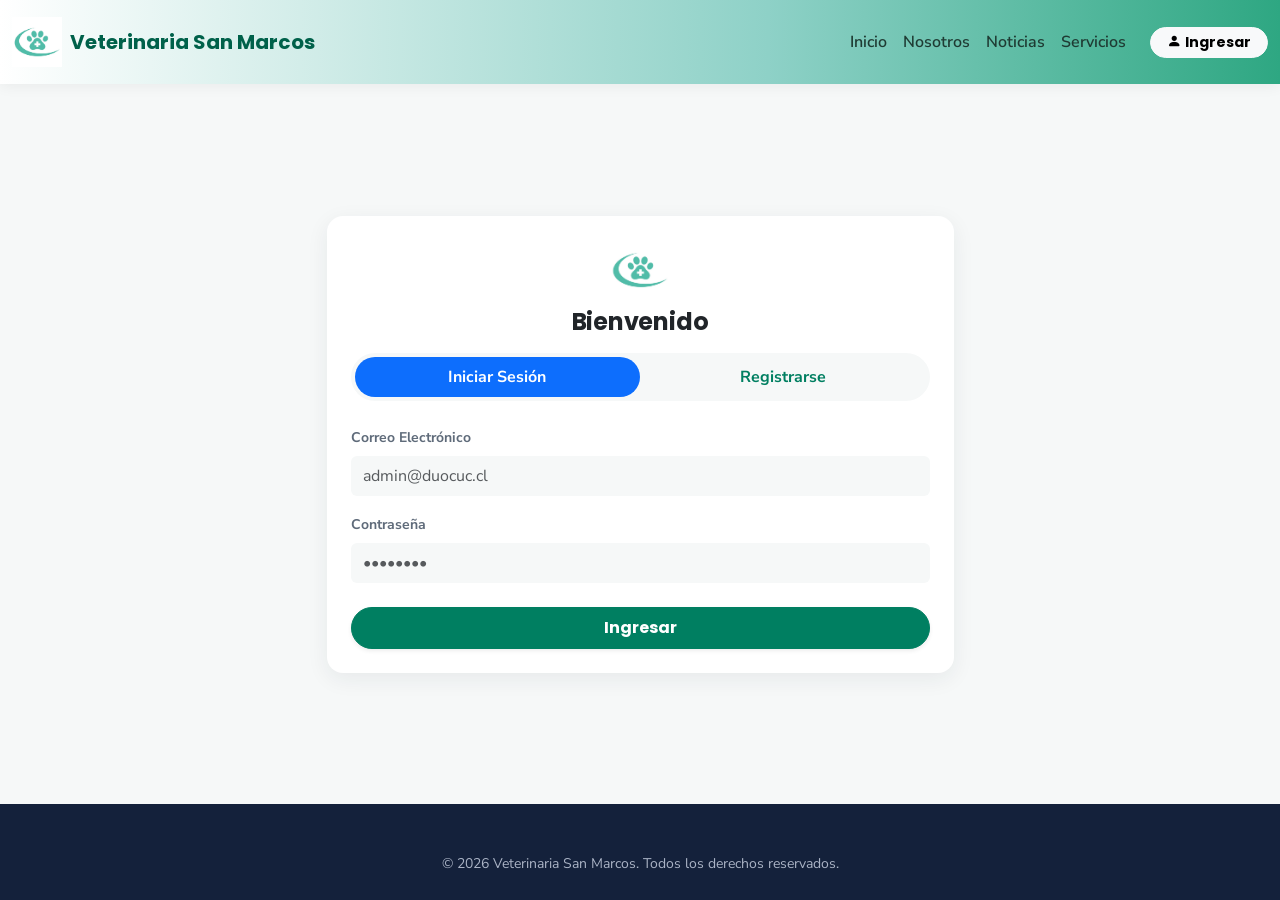
<file: login.html>
<!DOCTYPE html>
<html lang="es">
<head>
    <meta charset="UTF-8">
    <meta name="viewport" content="width=device-width, initial-scale=1.0">
    <link rel="preconnect" href="https://fonts.googleapis.com">
    <link rel="preconnect" href="https://fonts.gstatic.com" crossorigin>
    <link href="https://cdn.jsdelivr.net/npm/bootstrap@5.3.3/dist/css/bootstrap.min.css" rel="stylesheet">
    <link rel="stylesheet" href="https://cdn.jsdelivr.net/npm/bootstrap-icons@1.11.3/font/bootstrap-icons.min.css">
    <link rel="stylesheet" href="style.css">
    <title>Acceso y Registro - Veterinaria San Marcos</title>
</head>
<body class="d-flex flex-column min-vh-100 bg-light">

    <nav class="navbar navbar-expand-lg navbar-veterinaria">
        <div class="container-fluid">
            <a class="navbar-brand d-flex align-items-center" href="index.html">
                <img src="img/carrusel/logo/logo.jpg" alt="Logo Veterinaria San Marcos" width="50" height="50" class="me-2">
                <span>Veterinaria San Marcos</span>
            </a>

            <button class="navbar-toggler" type="button" data-bs-toggle="collapse" data-bs-target="#navbarMenu">
                <span class="navbar-toggler-icon"></span>
            </button>

            <div class="collapse navbar-collapse justify-content-end" id="navbarMenu">
                <ul class="navbar-nav align-items-lg-center">
                    <li class="nav-item"><a class="nav-link" href="index.html">Inicio</a></li>
                    <li class="nav-item"><a class="nav-link" href="nosotros.html">Nosotros</a></li>
                    <li class="nav-item"><a class="nav-link" href="noticias.html">Noticias</a></li>
                    <li class="nav-item"><a class="nav-link" href="servicios.html">Servicios</a></li>
                    <li class="nav-item">
                        <a class="btn btn-outline-light ms-lg-3 rounded-pill px-3 py-1 btn-sm active fw-bold" href="login.html">
                            <i class="bi bi-person-fill me-1"></i>Ingresar
                        </a>
                    </li>
                </ul>
            </div>
        </div>
    </nav>

    <main class="container my-5 flex-grow-1 d-flex align-items-center justify-content-center">
        <div class="row w-100 justify-content-center">
            <div class="col-12 col-md-10 col-lg-7">
                <div class="card border-0 shadow-sm rounded-4 p-4 bg-white">
                    
                    <div class="text-center mb-3">
                        <img src="img/carrusel/logo/logo.jpg" alt="Logo" class="rounded-circle mb-2" style="width: 60px; height: 60px; object-fit: cover;">
                        <h4 class="fw-bold text-dark mb-0">Bienvenido</h4>
                    </div>

                    <ul class="nav nav-pills nav-justified mb-4 bg-light p-1 rounded-pill" id="authTab" role="tablist">
                        <li class="nav-item">
                            <button class="nav-link active rounded-pill fw-bold" id="login-tab" data-bs-toggle="tab" data-bs-target="#login-panel" type="button">Iniciar Sesión</button>
                        </li>
                        <li class="nav-item">
                            <button class="nav-link rounded-pill fw-bold" id="register-tab" data-bs-toggle="tab" data-bs-target="#register-panel" type="button">Registrarse</button>
                        </li>
                    </ul>

                    <div class="tab-content" id="authTabContent">
                        
                        <div class="tab-pane fade show active" id="login-panel">
                            <div id="alertError" class="alert alert-danger d-none rounded-3 small" role="alert">
                                Correo o contraseña inválidos.
                            </div>

                            <form onsubmit="validarLogin(event)">
                                <div class="mb-3">
                                    <label class="form-label small fw-bold text-muted">Correo Electrónico</label>
                                    <input type="email" id="emailInput" class="form-control bg-light border-0 py-2" placeholder="admin@duocuc.cl" maxlength="100" required>
                                </div>

                                <div class="mb-4">
                                    <label class="form-label small fw-bold text-muted">Contraseña</label>
                                    <input type="password" id="passwordInput" class="form-control bg-light border-0 py-2" placeholder="••••••••" required>
                                </div>

                                <button type="submit" class="btn btn-primary w-100 py-2 rounded-pill fw-bold shadow-sm">
                                    Ingresar
                                </button>
                            </form>
                        </div>

                        <div class="tab-pane fade" id="register-panel">
                            <div id="regError" class="alert alert-danger d-none rounded-3 small" role="alert"></div>

                            <form onsubmit="registrarUsuario(event)">
                                <div class="row g-2 mb-3">
                                    <div class="col-md-6">
                                        <label class="form-label small fw-bold text-muted">RUN (sin puntos ni guion)</label>
                                        <input type="text" id="regRun" class="form-control bg-light border-0 py-2" placeholder="12345678K" required>
                                    </div>
                                    <div class="col-md-6">
                                        <label class="form-label small fw-bold text-muted">Fecha de Nacimiento (Opcional)</label>
                                        <input type="date" id="regFecha" class="form-control bg-light border-0 py-2">
                                    </div>
                                </div>

                                <div class="row g-2 mb-3">
                                    <div class="col-md-6">
                                        <label class="form-label small fw-bold text-muted">Nombre</label>
                                        <input type="text" id="regNombre" class="form-control bg-light border-0 py-2" maxlength="50" required>
                                    </div>
                                    <div class="col-md-6">
                                        <label class="form-label small fw-bold text-muted">Apellidos</label>
                                        <input type="text" id="regApellidos" class="form-control bg-light border-0 py-2" maxlength="100" required>
                                    </div>
                                </div>

                                <div class="mb-3">
                                    <label class="form-label small fw-bold text-muted">Correo Electrónico</label>
                                    <input type="email" id="regCorreo" class="form-control bg-light border-0 py-2" maxlength="100" required>
                                </div>

                                <div class="row g-2 mb-3">
                                    <div class="col-md-6">
                                        <label class="form-label small fw-bold text-muted">Región</label>
                                        <select id="regRegion" class="form-select bg-light border-0 py-2" onchange="cargarComunas()" required>
                                            <option value="">Seleccione Región</option>
                                        </select>
                                    </div>
                                    <div class="col-md-6">
                                        <label class="form-label small fw-bold text-muted">Comuna</label>
                                        <select id="regComuna" class="form-select bg-light border-0 py-2" required>
                                            <option value="">Seleccione Comuna</option>
                                        </select>
                                    </div>
                                </div>

                                <div class="mb-3">
                                    <label class="form-label small fw-bold text-muted">Dirección</label>
                                    <input type="text" id="regDireccion" class="form-control bg-light border-0 py-2" maxlength="300" required>
                                </div>

                                <div class="mb-4">
                                    <label class="form-label small fw-bold text-muted">Tipo de Usuario</label>
                                    <select id="regRol" class="form-select bg-light border-0 py-2">
                                        <option value="Cliente">Cliente</option>
                                        <option value="Admin">Administrador</option>
                                    </select>
                                </div>

                                <button type="submit" class="btn btn-success w-100 py-2 rounded-pill fw-bold shadow-sm">
                                    Crear Cuenta
                                </button>
                            </form>
                        </div>

                    </div>

                </div>
            </div>
        </div>
    </main>

    <footer class="site-footer mt-auto">
        <div class="container text-center">
            <p class="small mb-0">© 2026 Veterinaria San Marcos. Todos los derechos reservados.</p>
        </div>
    </footer>

    <script>
        const regionesData = [
            { nombre: "Región Metropolitana", comunas: ["Santiago", "Huechuraba", "Maipú", "Providencia", "Las Condes"] },
            { nombre: "Valparaíso", comunas: ["Valparaíso", "Viña del Mar", "Quilpué", "Concón"] },
            { nombre: "Biobío", comunas: ["Concepción", "Talcahuano", "Los Ángeles"] }
        ];

        document.addEventListener('DOMContentLoaded', () => {
            let selectRegion = document.getElementById('regRegion');
            regionesData.forEach((r, idx) => {
                let opt = document.createElement('option');
                opt.value = idx;
                opt.textContent = r.nombre;
                selectRegion.appendChild(opt);
            });
        });

        function cargarComunas() {
            let idxRegion = document.getElementById('regRegion').value;
            let selectComuna = document.getElementById('regComuna');
            selectComuna.innerHTML = '<option value="">Seleccione Comuna</option>';

            if (idxRegion !== "") {
                regionesData[idxRegion].comunas.forEach(c => {
                    let opt = document.createElement('option');
                    opt.value = c;
                    opt.textContent = c;
                    selectComuna.appendChild(opt);
                });
            }
        }

        function validarRunChileno(run) {
            run = run.replace(/[^0-9kK]/g, '').toUpperCase();
            if (run.length < 8) return false;
            let cuerpo = run.slice(0, -1);
            let dv = run.slice(-1);
            let suma = 0;
            let multiplo = 2;

            for (let i = cuerpo.length - 1; i >= 0; i--) {
                suma += multiplo * parseInt(cuerpo.charAt(i));
                multiplo = multiplo < 7 ? multiplo + 1 : 2;
            }

            let dvEsperado = 11 - (suma % 11);
            let dvCalc = (dvEsperado === 11) ? '0' : (dvEsperado === 10) ? 'K' : dvEsperado.toString();
            return dv === dvCalc;
        }

        function validarLogin(event) {
            event.preventDefault();
            let email = document.getElementById('emailInput').value.trim();
            let password = document.getElementById('passwordInput').value.trim();
            let alertError = document.getElementById('alertError');

            if (password.length < 4 || password.length > 10) {
                alertError.classList.remove('d-none');
                return;
            }

            if (email === 'admin@duocuc.cl' && password === '123456') {
                window.location.href = 'admin.html';
            } else if (email !== '') {
                window.location.href = 'cliente.html';
            } else {
                alertError.classList.remove('d-none');
            }
        }

        function registrarUsuario(event) {
            event.preventDefault();
            let regError = document.getElementById('regError');
            regError.classList.add('d-none');

            let run = document.getElementById('regRun').value.trim();
            if (!validarRunChileno(run)) {
                regError.textContent = "El RUN ingresado no es válido (ingrese sin puntos ni guion).";
                regError.classList.remove('d-none');
                return;
            }

            let nombre = document.getElementById('regNombre').value.trim() + " " + document.getElementById('regApellidos').value.trim();
            let correo = document.getElementById('regCorreo').value.trim();
            let rol = document.getElementById('regRol').value;

            let usuarios = JSON.parse(localStorage.getItem('usuariosVeterinaria')) || [];
            usuarios.push({ nombre: nombre, correo: correo, rol: rol });
            localStorage.setItem('usuariosVeterinaria', JSON.stringify(usuarios));

            window.location.href = 'cliente.html';
        }
    </script>

    <script src="https://cdn.jsdelivr.net/npm/bootstrap@5.3.3/dist/js/bootstrap.bundle.min.js"></script>
</body>
</html>
</file>
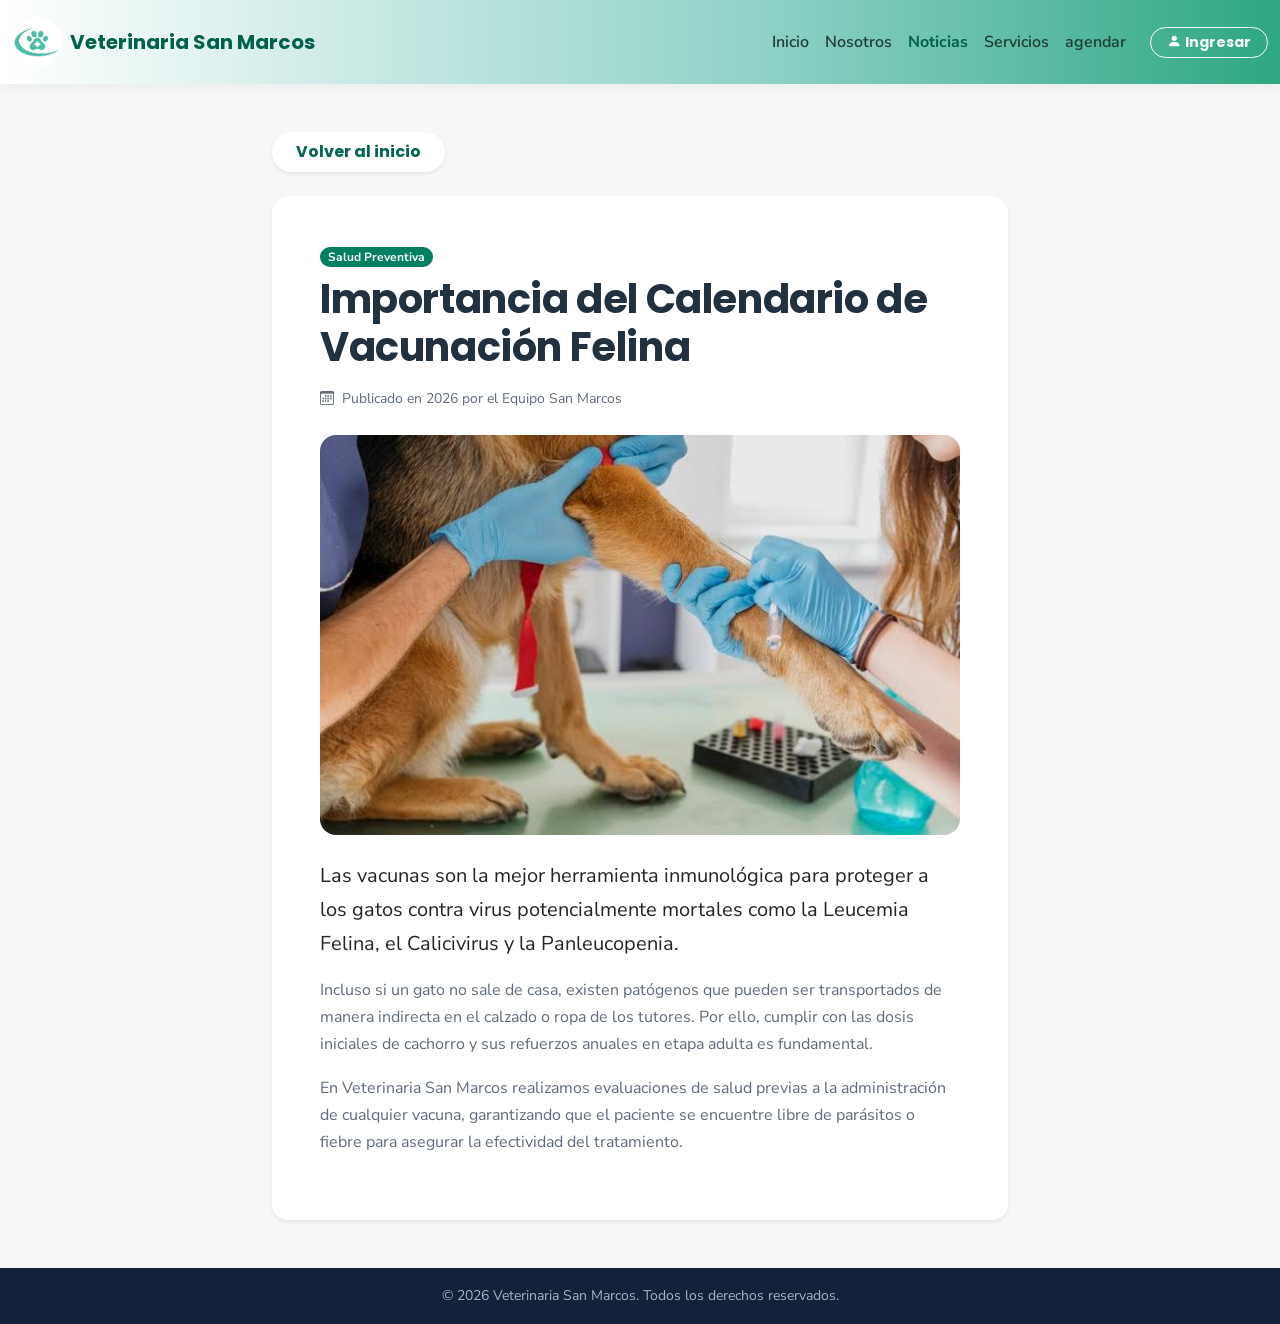
<file: noticia-1.html>
<!DOCTYPE html>
<html lang="es">
<head>
    <meta charset="UTF-8">
    <meta name="viewport" content="width=device-width, initial-scale=1.0">
    <link href="https://cdn.jsdelivr.net/npm/bootstrap@5.3.3/dist/css/bootstrap.min.css" rel="stylesheet">
    <link rel="stylesheet" href="https://cdn.jsdelivr.net/npm/bootstrap-icons@1.11.3/font/bootstrap-icons.min.css">
    <link rel="stylesheet" href="style.css">
    <title>Importancia de la Vacunación - Veterinaria San Marcos</title>
</head>
<body class="d-flex flex-column min-vh-100 bg-light">

    <header>
        <nav class="navbar navbar-expand-lg navbar-veterinaria">
            <div class="container-fluid">
                <a class="navbar-brand d-flex align-items-center" href="index.html">
                    <img src="img/carrusel/logo/logo.jpg" alt="Logo Veterinaria San Marcos" width="50" height="50" class="me-2 rounded-circle">
                    <span>Veterinaria San Marcos</span>
                </a>

                <button class="navbar-toggler" type="button" data-bs-toggle="collapse" data-bs-target="#navbarMenu">
                    <span class="navbar-toggler-icon"></span>
                </button>

                <div class="collapse navbar-collapse justify-content-end" id="navbarMenu">
                    <ul class="navbar-nav align-items-lg-center">
                        <li class="nav-item"><a class="nav-link" href="index.html">Inicio</a></li>
                        <li class="nav-item"><a class="nav-link" href="equipo.html">Nosotros</a></li>
                        <li class="nav-item"><a class="nav-link active fw-bold" href="noticias.html">Noticias</a></li>
                        <li class="nav-item"><a class="nav-link" href="servicios.html">Servicios</a></li>
                        <li class="nav-item"><a class="nav-link" href="#contacto">agendar</a></li>
                        <li class="nav-item">
                            <a class="btn btn-outline-light ms-lg-3 rounded-pill px-3 py-1 btn-sm fw-bold" href="login.html">
                                <i class="bi bi-person-fill me-1"></i>Ingresar
                            </a>
                        </li>
                    </ul>
                </div>
            </div>
        </nav>
    </header>

    <main class="container my-5 flex-grow-1">
        <div class="row justify-content-center">
            <div class="col-lg-8">
                <a href="index.html" class="btn bg-white rounded-pill px-4 py-2 shadow-sm fw-bold border-0 mb-4 d-inline-block" style="color: #006654;">
                    Volver al inicio
                </a>

                <article class="bg-white p-4 p-md-5 rounded-4 shadow-sm">
                    <span class="badge bg-primary rounded-pill mb-2">Salud Preventiva</span>
                    <h1 class="fw-bold mb-3">Importancia del Calendario de Vacunación Felina</h1>
                    <p class="text-muted small mb-4"><i class="bi bi-calendar3 me-1"></i> Publicado en 2026 por el Equipo San Marcos</p>

                    <img src="img/carrusel/servicios/laboratorio.jpg" class="img-fluid rounded-4 mb-4 w-100" style="max-height: 400px; object-fit: cover;" alt="Vacunación felina">

                    <div class="content text-secondary leading-relaxed">
                        <p class="lead text-dark fw-normal">Las vacunas son la mejor herramienta inmunológica para proteger a los gatos contra virus potencialmente mortales como la Leucemia Felina, el Calicivirus y la Panleucopenia.</p>
                        
                        <p>Incluso si un gato no sale de casa, existen patógenos que pueden ser transportados de manera indirecta en el calzado o ropa de los tutores. Por ello, cumplir con las dosis iniciales de cachorro y sus refuerzos anuales en etapa adulta es fundamental.</p>

                        <p>En Veterinaria San Marcos realizamos evaluaciones de salud previas a la administración de cualquier vacuna, garantizando que el paciente se encuentre libre de parásitos o fiebre para asegurar la efectividad del tratamiento.</p>
                    </div>
                </article>
            </div>
        </div>
    </main>

    <footer class="site-footer mt-auto bg-dark text-white py-3 text-center">
        <div class="container">
            <p class="small mb-0">© 2026 Veterinaria San Marcos. Todos los derechos reservados.</p>
        </div>
    </footer>

    <script src="https://cdn.jsdelivr.net/npm/bootstrap@5.3.3/dist/js/bootstrap.bundle.min.js"></script>
</body>
</html>
</file>
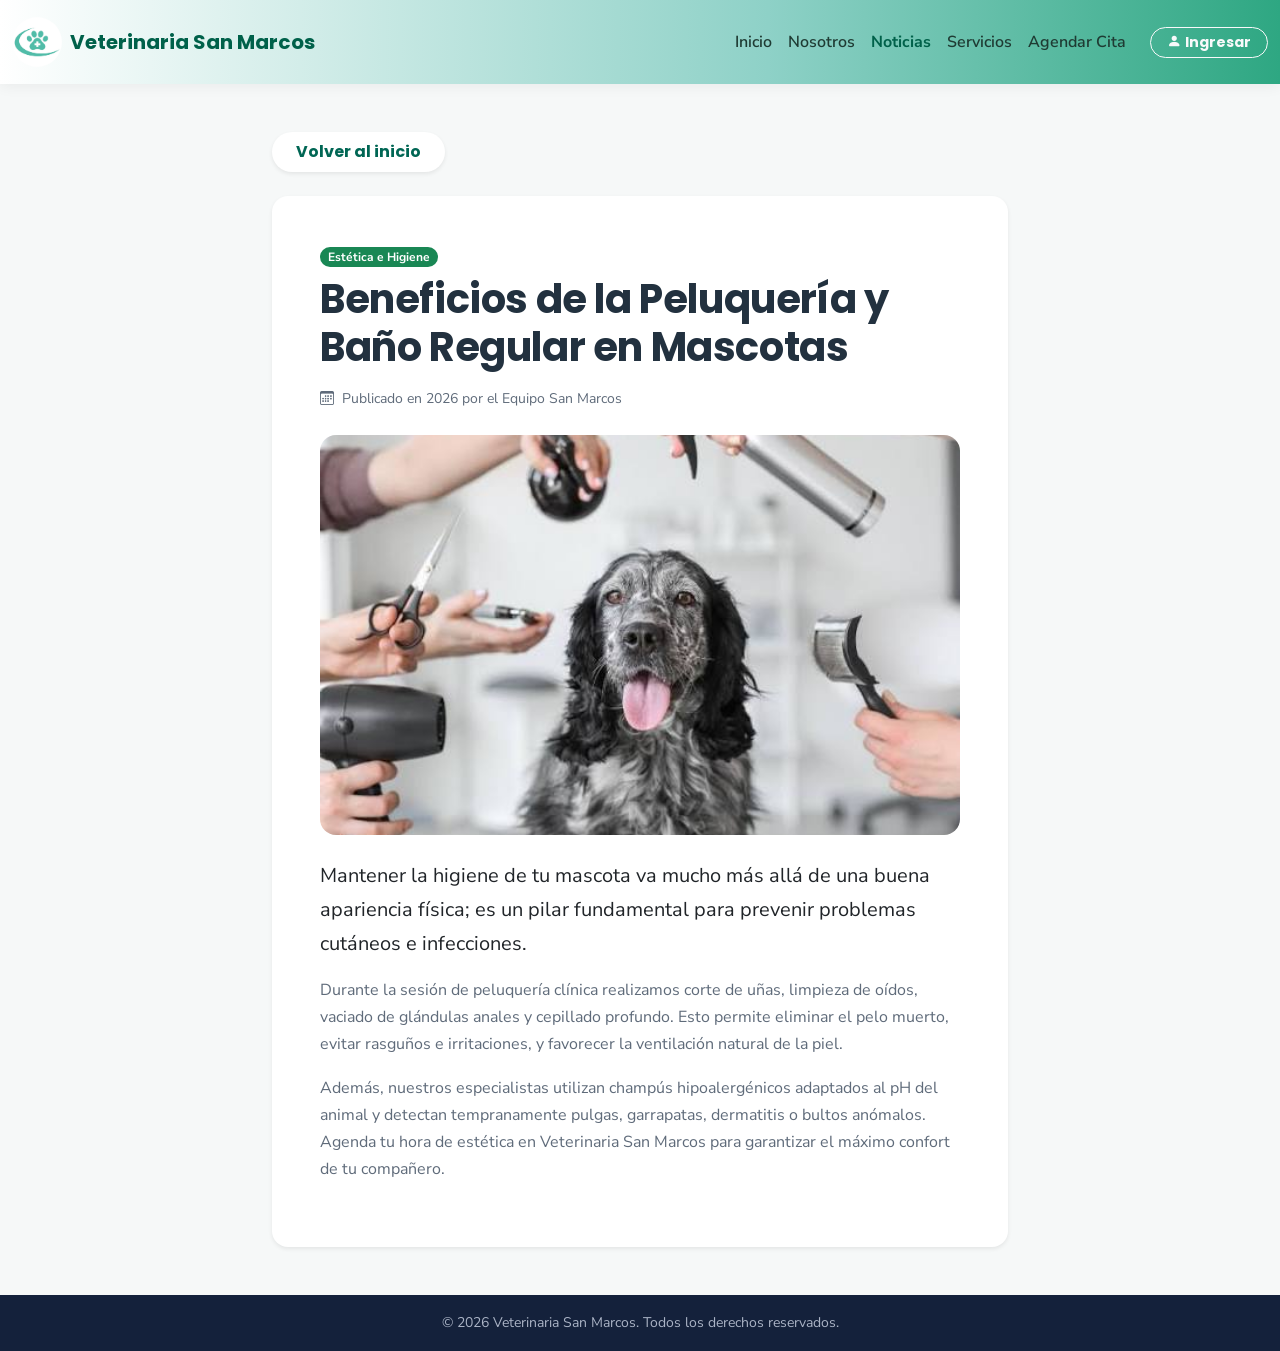
<file: noticia-2.html>
<!DOCTYPE html>
<html lang="es">
<head>
    <meta charset="UTF-8">
    <meta name="viewport" content="width=device-width, initial-scale=1.0">
    <link href="https://cdn.jsdelivr.net/npm/bootstrap@5.3.3/dist/css/bootstrap.min.css" rel="stylesheet">
    <link rel="stylesheet" href="https://cdn.jsdelivr.net/npm/bootstrap-icons@1.11.3/font/bootstrap-icons.min.css">
    <link rel="stylesheet" href="style.css">
    <title>Peluquería y Estética Canina - Veterinaria San Marcos</title>
</head>
<body class="d-flex flex-column min-vh-100 bg-light">

    <header>
        <nav class="navbar navbar-expand-lg navbar-veterinaria">
            <div class="container-fluid">
                <a class="navbar-brand d-flex align-items-center" href="index.html">
                    <img src="img/carrusel/logo/logo.jpg" alt="Logo Veterinaria San Marcos" width="50" height="50" class="me-2 rounded-circle">
                    <span>Veterinaria San Marcos</span>
                </a>

                <button class="navbar-toggler" type="button" data-bs-toggle="collapse" data-bs-target="#navbarMenu">
                    <span class="navbar-toggler-icon"></span>
                </button>

                <div class="collapse navbar-collapse justify-content-end" id="navbarMenu">
                    <ul class="navbar-nav align-items-lg-center">
                        <li class="nav-item"><a class="nav-link" href="index.html">Inicio</a></li>
                        <li class="nav-item"><a class="nav-link" href="equipo.html">Nosotros</a></li>
                        <li class="nav-item"><a class="nav-link active fw-bold" href="noticias.html">Noticias</a></li>
                        <li class="nav-item"><a class="nav-link" href="servicios.html">Servicios</a></li>
                        <li class="nav-item"><a class="nav-link" href="#contacto">Agendar Cita</a></li>
                        <li class="nav-item">
                            <a class="btn btn-outline-light ms-lg-3 rounded-pill px-3 py-1 btn-sm fw-bold" href="login.html">
                                <i class="bi bi-person-fill me-1"></i>Ingresar
                            </a>
                        </li>
                    </ul>
                </div>
            </div>
        </nav>
    </header>

    <main class="container my-5 flex-grow-1">
        <div class="row justify-content-center">
            <div class="col-lg-8">
                <a href="index.html" class="btn bg-white rounded-pill px-4 py-2 shadow-sm fw-bold border-0 mb-4 d-inline-block" style="color: #006654;">
                    Volver al inicio
                </a>

                <article class="bg-white p-4 p-md-5 rounded-4 shadow-sm">
                    <span class="badge bg-success rounded-pill mb-2">Estética e Higiene</span>
                    <h1 class="fw-bold mb-3">Beneficios de la Peluquería y Baño Regular en Mascotas</h1>
                    <p class="text-muted small mb-4"><i class="bi bi-calendar3 me-1"></i> Publicado en 2026 por el Equipo San Marcos</p>

                    <img src="img/carrusel/servicios/peluqueria.jpg" class="img-fluid rounded-4 mb-4 w-100" style="max-height: 400px; object-fit: cover;" alt="Peluquería y Baño Canino">

                    <div class="content text-secondary leading-relaxed">
                        <p class="lead text-dark fw-normal">Mantener la higiene de tu mascota va mucho más allá de una buena apariencia física; es un pilar fundamental para prevenir problemas cutáneos e infecciones.</p>

                        <p>Durante la sesión de peluquería clínica realizamos corte de uñas, limpieza de oídos, vaciado de glándulas anales y cepillado profundo. Esto permite eliminar el pelo muerto, evitar rasguños e irritaciones, y favorecer la ventilación natural de la piel.</p>

                        <p>Además, nuestros especialistas utilizan champús hipoalergénicos adaptados al pH del animal y detectan tempranamente pulgas, garrapatas, dermatitis o bultos anómalos. Agenda tu hora de estética en Veterinaria San Marcos para garantizar el máximo confort de tu compañero.</p>
                    </div>
                </article>
            </div>
        </div>
    </main>

    <footer class="site-footer mt-auto bg-dark text-white py-3 text-center">
        <div class="container">
            <p class="small mb-0">© 2026 Veterinaria San Marcos. Todos los derechos reservados.</p>
        </div>
    </footer>

    <script src="https://cdn.jsdelivr.net/npm/bootstrap@5.3.3/dist/js/bootstrap.bundle.min.js"></script>
</body>
</html>
</file>
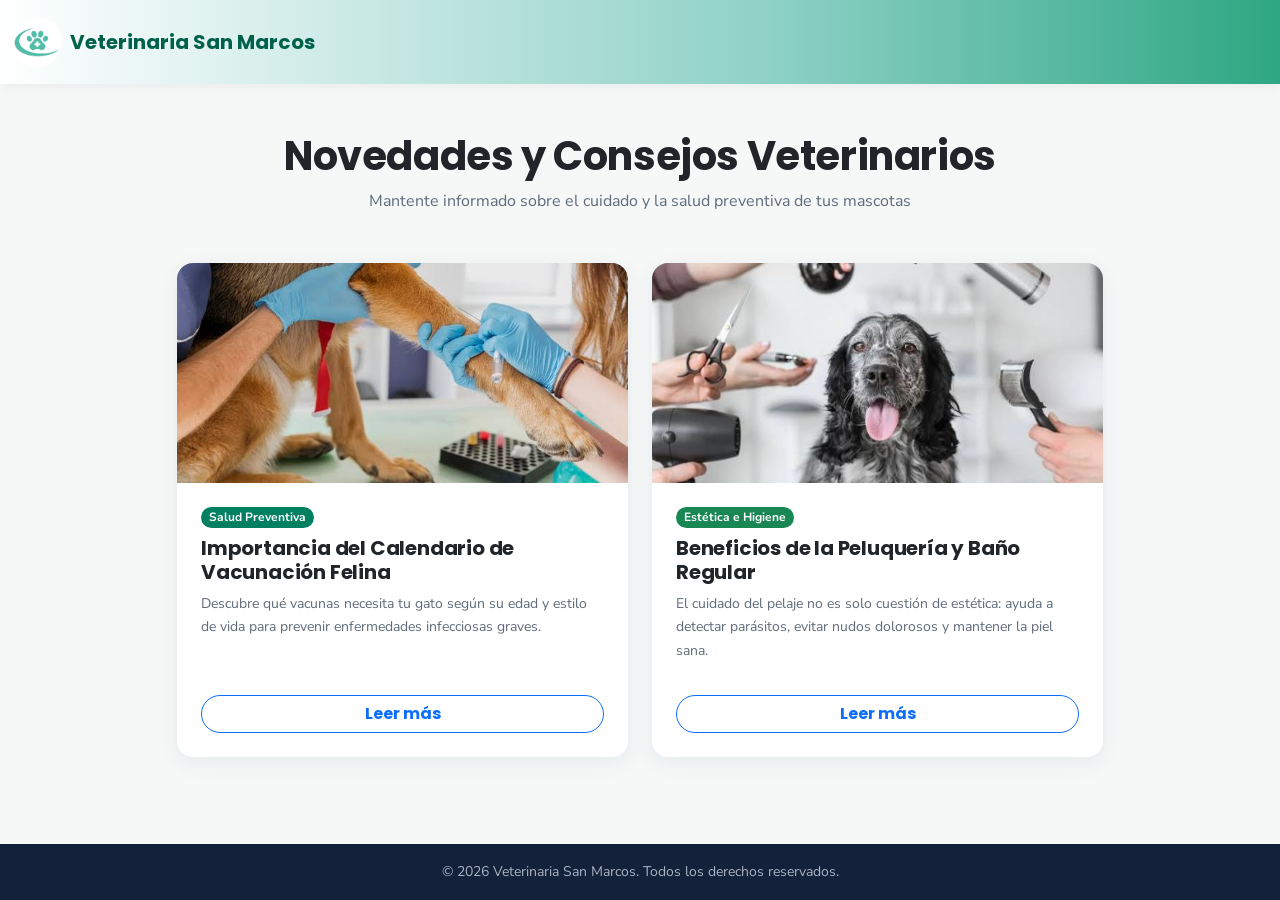
<file: noticias.html>
<!DOCTYPE html>
<html lang="es">
<head>
    <meta charset="UTF-8">
    <meta name="viewport" content="width=device-width, initial-scale=1.0">
    <link href="https://cdn.jsdelivr.net/npm/bootstrap@5.3.3/dist/css/bootstrap.min.css" rel="stylesheet">
    <link rel="stylesheet" href="https://cdn.jsdelivr.net/npm/bootstrap-icons@1.11.3/font/bootstrap-icons.min.css">
    <link rel="stylesheet" href="style.css">
    <title>Novedades y Consejos - Veterinaria San Marcos</title>
</head>
<body class="d-flex flex-column min-vh-100 bg-light">

    <header>
        <nav class="navbar navbar-expand-lg navbar-veterinaria">
            <div class="container-fluid">
                <a class="navbar-brand d-flex align-items-center" href="index.html">
                    <img src="img/carrusel/logo/logo.jpg" alt="Logo Veterinaria San Marcos" width="50" height="50" class="me-2 rounded-circle">
                    <span>Veterinaria San Marcos</span>
                </a>

                <button class="navbar-toggler" type="button" data-bs-toggle="collapse" data-bs-target="#navbarMenu">
                    <span class="navbar-toggler-icon"></span>
                </button>
            </div>
        </nav>
    </header>

    <main class="container my-5 flex-grow-1">
        <div class="text-center mb-5">
            <h1 class="fw-bold text-dark">Novedades y Consejos Veterinarios</h1>
            <p class="text-muted">Mantente informado sobre el cuidado y la salud preventiva de tus mascotas</p>
        </div>

        <div class="row g-4 justify-content-center">
            
            <div class="col-md-6 col-lg-5">
                <div class="card h-100 border-0 shadow-sm rounded-4 overflow-hidden">
                    <img src="img/carrusel/servicios/laboratorio.jpg" class="card-img-top" alt="Vacunación felina" style="height: 220px; object-fit: cover;">
                    <div class="card-body d-flex flex-column p-4">
                        <span class="badge bg-primary rounded-pill w-auto align-self-start mb-2">Salud Preventiva</span>
                        <h5 class="card-title fw-bold text-dark">Importancia del Calendario de Vacunación Felina</h5>
                        <p class="card-text text-muted small">Descubre qué vacunas necesita tu gato según su edad y estilo de vida para prevenir enfermedades infecciosas graves.</p>
                        <div class="mt-auto pt-3">
                            <a href="noticia-1.html" class="btn btn-outline-primary rounded-pill w-100 fw-bold">Leer más</a>
                        </div>
                    </div>
                </div>
            </div>

            <div class="col-md-6 col-lg-5">
                <div class="card h-100 border-0 shadow-sm rounded-4 overflow-hidden">
                    <img src="img/carrusel/servicios/peluqueria.jpg" class="card-img-top" alt="Peluquería y Estética Canina" style="height: 220px; object-fit: cover;">
                    <div class="card-body d-flex flex-column p-4">
                        <span class="badge bg-success rounded-pill w-auto align-self-start mb-2">Estética e Higiene</span>
                        <h5 class="card-title fw-bold text-dark">Beneficios de la Peluquería y Baño Regular</h5>
                        <p class="card-text text-muted small">El cuidado del pelaje no es solo cuestión de estética: ayuda a detectar parásitos, evitar nudos dolorosos y mantener la piel sana.</p>
                        <div class="mt-auto pt-3">
                            <a href="noticia-2.html" class="btn btn-outline-primary rounded-pill w-100 fw-bold">Leer más</a>
                        </div>
                    </div>
                </div>
            </div>

        </div>
    </main>

    <footer class="site-footer mt-auto bg-dark text-white py-3 text-center">
        <div class="container">
            <p class="small mb-0">© 2026 Veterinaria San Marcos. Todos los derechos reservados.</p>
        </div>
    </footer>

    <script src="https://cdn.jsdelivr.net/npm/bootstrap@5.3.3/dist/js/bootstrap.bundle.min.js"></script>
</body>
</html>
</file>
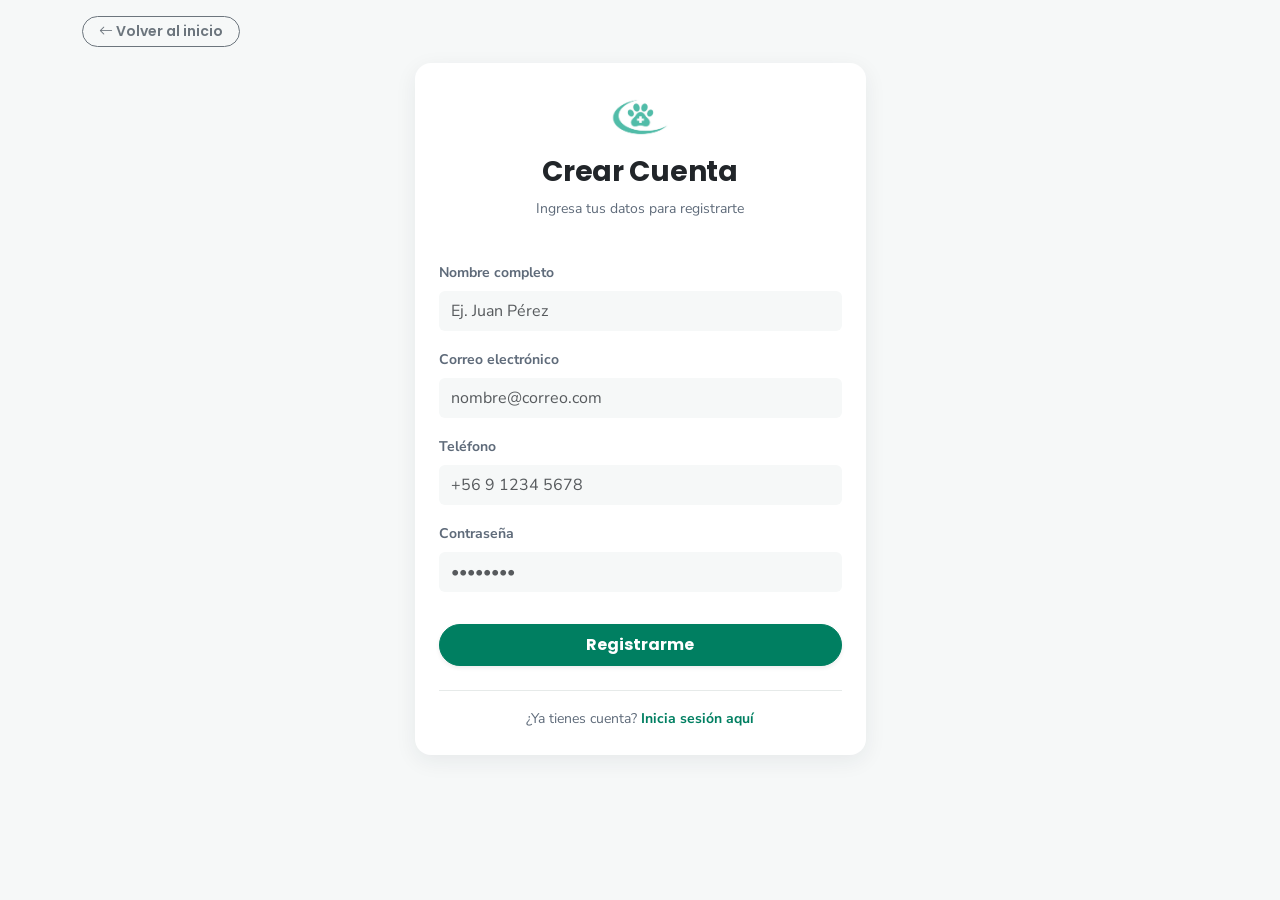
<file: Registro.html>
<!DOCTYPE html>
<html lang="es">
<head>
    <meta charset="UTF-8">
    <meta name="viewport" content="width=device-width, initial-scale=1.0">
    <link rel="preconnect" href="https://fonts.googleapis.com">
    <link rel="preconnect" href="https://fonts.gstatic.com" crossorigin>
    <link href="https://cdn.jsdelivr.net/npm/bootstrap@5.3.3/dist/css/bootstrap.min.css" rel="stylesheet">
    <link rel="stylesheet" href="https://cdn.jsdelivr.net/npm/bootstrap-icons@1.11.3/font/bootstrap-icons.min.css">
    <link rel="stylesheet" href="style.css">
    <title>Registro - Veterinaria San Marcos</title>
</head>
<body class="bg-light">
    <div class="container py-3">
        <a href="index.html" class="btn btn-outline-secondary btn-sm rounded-pill px-3">
            <i class="bi bi-arrow-left"></i> Volver al inicio
        </a>
    </div>
    <main class="container mb-5">
        <div class="row justify-content-center">
            <div class="col-12 col-md-6 col-lg-5">
                <div class="card border-0 shadow-sm rounded-4 p-4 bg-white">
                    <div class="text-center mb-4">
                        <img src="img/carrusel/logo/logo.jpg" alt="Logo" class="rounded-circle mb-2" width="60" height="60" style="object-fit: cover;">
                        <h3 class="fw-bold text-dark">Crear Cuenta</h3>
                        <p class="text-muted small">Ingresa tus datos para registrarte</p>
                    </div>
                    <form action="#" method="POST">
                        <div class="mb-3">
                            <label class="form-label small fw-bold text-secondary">Nombre completo</label>
                            <input type="text" class="form-control bg-light border-0 py-2" placeholder="Ej. Juan Pérez" required>
                        </div>
                        <div class="mb-3">
                            <label class="form-label small fw-bold text-secondary">Correo electrónico</label>
                            <input type="email" class="form-control bg-light border-0 py-2" placeholder="nombre@correo.com" required>
                        </div>
                        <div class="mb-3">
                            <label class="form-label small fw-bold text-secondary">Teléfono</label>
                            <input type="tel" class="form-control bg-light border-0 py-2" placeholder="+56 9 1234 5678" required>
                        </div>
                        <div class="mb-3">
                            <label class="form-label small fw-bold text-secondary">Contraseña</label>
                            <input type="password" class="form-control bg-light border-0 py-2" placeholder="••••••••" required>
                        </div>
                        <button type="submit" class="btn btn-primary w-100 py-2 rounded-pill fw-bold mt-3 shadow-sm">
                            Registrarme
                        </button>
                    </form>
                    <div class="text-center mt-4 pt-3 border-top">
                        <p class="small text-muted mb-0">¿Ya tienes cuenta? 
                            <a href="login.html" class="fw-bold text-decoration-none">Inicia sesión aquí</a>
                        </p>
                    </div>
                    </div>
            </div>
        </div>
    </main>
    <script src="https://cdn.jsdelivr.net/npm/bootstrap@5.3.3/dist/js/bootstrap.bundle.min.js"></script>
</body>
</html>
</file>
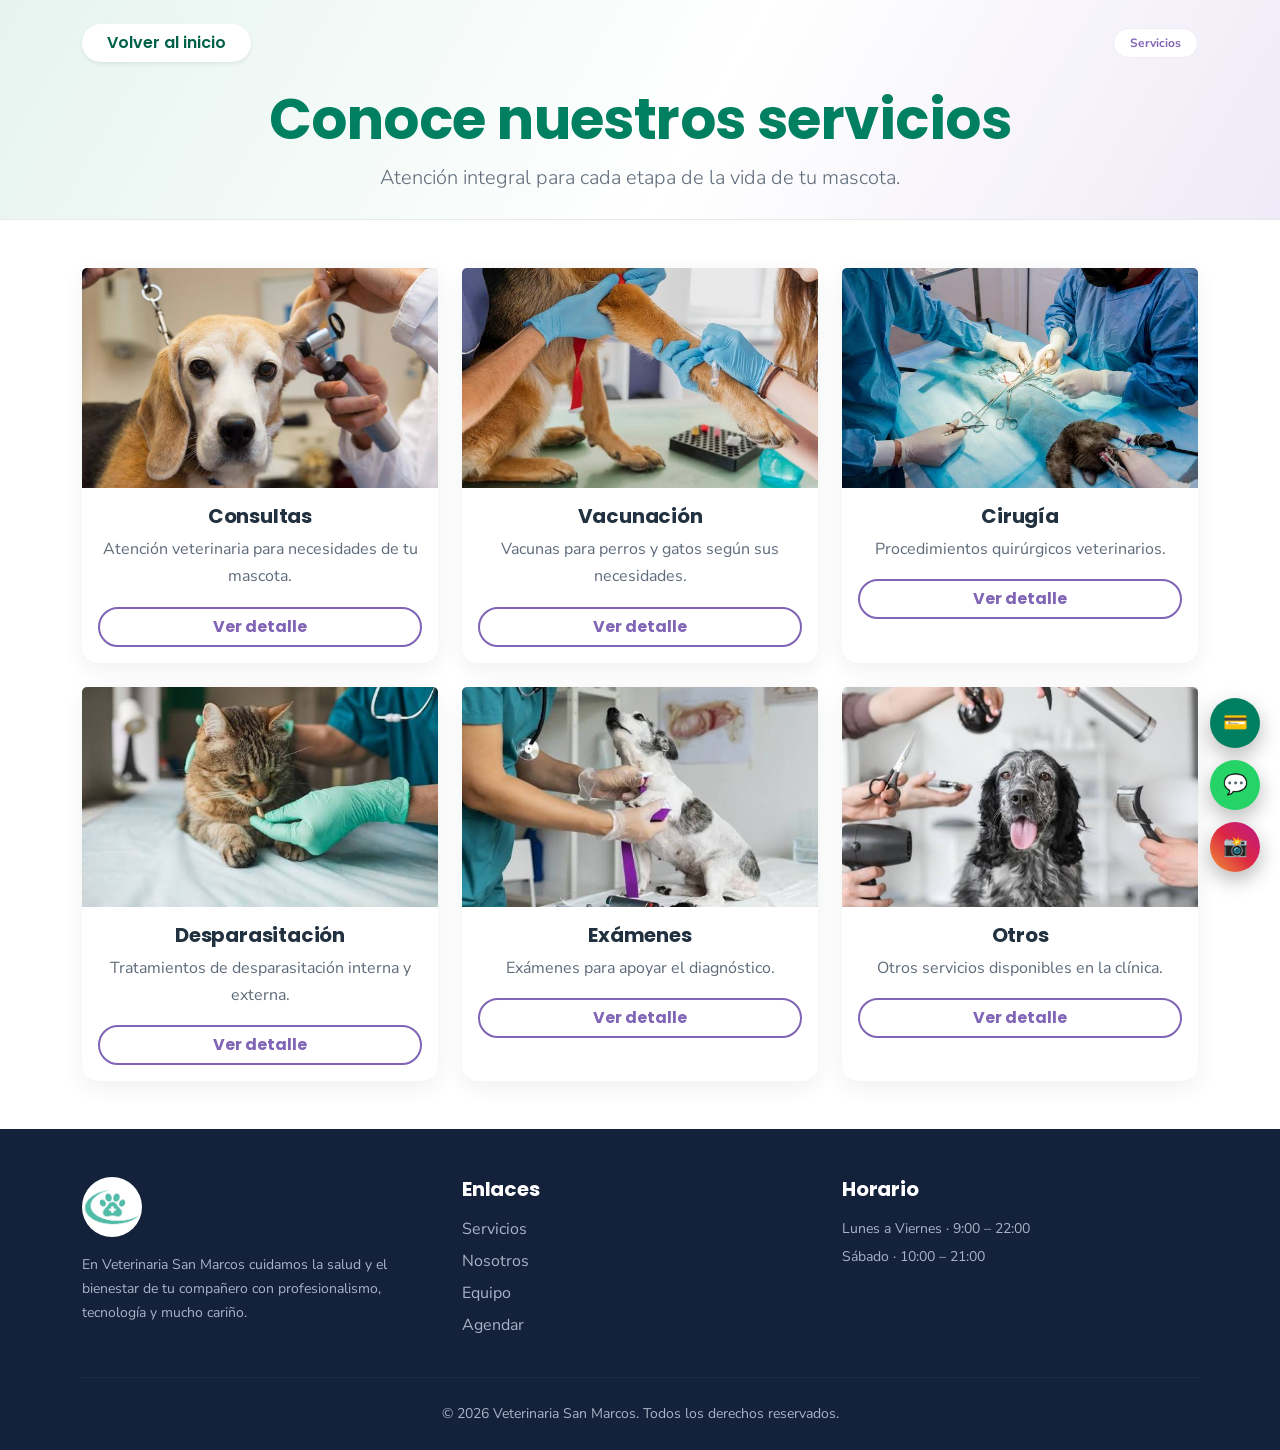
<file: servicios.html>
<!DOCTYPE html>
<html lang="es">
<head>
    <meta charset="UTF-8">
    <meta name="viewport" content="width=device-width, initial-scale=1.0">
    <title>SERVICIOS</title>
    <link rel="preconnect" href="https://fonts.googleapis.com">
    <link rel="preconnect" href="https://fonts.gstatic.com" crossorigin>
    <link href="https://cdn.jsdelivr.net/npm/bootstrap@5.3.3/dist/css/bootstrap.min.css" rel="stylesheet">
    <link rel="stylesheet" href="https://cdn.jsdelivr.net/npm/bootstrap-icons@1.11.3/font/bootstrap-icons.min.css">
    <link rel="stylesheet" href="style.css">
</head>
<body>

    <header class="header-equipo py-4 mb-5">
        <div class="container">
            <div class="d-flex align-items-center justify-content-between mb-4">
                <a href="index.html" class="btn btn-volver rounded-pill px-4 fw-semibold shadow-sm">
                    Volver al inicio
                </a>
                <span class="badge bg-light rounded-pill px-3 py-2 fw-bold">Servicios</span>
            </div>

            <div class="text-center mt-3">
                <h1 class="display-4 fw-bold mb-2">Conoce nuestros servicios</h1>
                <p class="lead mb-0">Atención integral para cada etapa de la vida de tu mascota.</p>
            </div>
        </div>
    </header>

    <main class="container my-5">
        <div class="row row-cols-1 row-cols-md-2 row-cols-lg-3 g-4" id="listaServicios">
            
            <div class="col">
                <div class="card h-100 shadow-sm border-0 rounded-4">
                    <img src="img/carrusel/servicios/clinica.jpg" class="card-img-top" alt="Consultas veterinarias">
                    <div class="card-body text-center">
                        <h5 class="card-title fw-bold">Consultas</h5>
                        <p class="card-text text-muted">
                            Atención veterinaria para necesidades de tu mascota.
                        </p>
                        <button class="btn btn-outline-purple rounded-pill w-100 fw-bold"
                                data-categoria="Consultas">
                            Ver detalle
                        </button>
                    </div>
                </div>
            </div>

            <div class="col">
                <div class="card h-100 shadow-sm border-0 rounded-4">
                    <img src="img/carrusel/servicios/laboratorio.jpg" class="card-img-top" alt="Vacunación">
                    <div class="card-body text-center">
                        <h5 class="card-title fw-bold">Vacunación</h5>
                        <p class="card-text text-muted">
                            Vacunas para perros y gatos según sus necesidades.
                        </p>
                        <button class="btn btn-outline-purple rounded-pill w-100 fw-bold"
                                data-categoria="Vacunación">
                            Ver detalle
                        </button>
                    </div>
                </div>
            </div>

            <div class="col">
                <div class="card h-100 shadow-sm border-0 rounded-4">
                    <img src="img/carrusel/servicios/cirugia.jpg" class="card-img-top" alt="Cirugía">
                    <div class="card-body text-center">
                        <h5 class="card-title fw-bold">Cirugía</h5>
                        <p class="card-text text-muted">
                            Procedimientos quirúrgicos veterinarios.
                        </p>
                        <button class="btn btn-outline-purple rounded-pill w-100 fw-bold"
                                data-categoria="Cirugía">
                            Ver detalle
                        </button>
                    </div>
                </div>
            </div>

            <div class="col">
                <div class="card h-100 shadow-sm border-0 rounded-4">
                    <img src="img/carrusel/servicios/images.jpg" class="card-img-top" alt="Desparasitación">
                    <div class="card-body text-center">
                        <h5 class="card-title fw-bold">Desparasitación</h5>
                        <p class="card-text text-muted">
                            Tratamientos de desparasitación interna y externa.
                        </p>
                        <button class="btn btn-outline-purple rounded-pill w-100 fw-bold"
                                data-categoria="Desparasitación">
                            Ver detalle
                        </button>
                    </div>
                </div>
            </div>

            <div class="col">
                <div class="card h-100 shadow-sm border-0 rounded-4">
                    <img src="img/carrusel/servicios/examenes.jpg" class="card-img-top" alt="Exámenes">
                    <div class="card-body text-center">
                        <h5 class="card-title fw-bold">Exámenes</h5>
                        <p class="card-text text-muted">
                            Exámenes para apoyar el diagnóstico.
                        </p>
                        <button class="btn btn-outline-purple rounded-pill w-100 fw-bold"
                                data-categoria="Exámenes">
                            Ver detalle
                        </button>
                    </div>
                </div>
            </div>

            <div class="col">
                <div class="card h-100 shadow-sm border-0 rounded-4">
                    <img src="img/carrusel/servicios/peluqueria.jpg" class="card-img-top" alt="Otros servicios">
                    <div class="card-body text-center">
                        <h5 class="card-title fw-bold">Otros</h5>
                        <p class="card-text text-muted">
                            Otros servicios disponibles en la clínica.
                        </p>
                        <button class="btn btn-outline-purple rounded-pill w-100 fw-bold"
                                data-categoria="Otros">
                            Ver detalle
                        </button>
                    </div>
                </div>
            </div>

        </div>
    </main>

    <footer class="site-footer">
        <div class="container">
            <div class="row gy-4">
                <div class="col-12 col-md-4">
                    <img src="img/carrusel/logo/logo.jpg" alt="Veterinaria San Marcos" class="mb-3 rounded-circle" style="width: 60px; height: 60px; object-fit: cover;">
                    <p class="small">En Veterinaria San Marcos cuidamos la salud y el bienestar de tu compañero con profesionalismo, tecnología y mucho cariño.</p>
                </div>
                <div class="col-12 col-md-4">
                    <h5 class="mb-3">Enlaces</h5>
                    <ul class="list-unstyled">
                        <li class="mb-2"><a href="servicios.html">Servicios</a></li>
                        <li class="mb-2"><a href="index.html#nosotros">Nosotros</a></li>
                        <li class="mb-2"><a href="equipo.html">Equipo</a></li>
                        <li class="mb-2"><a href="index.html#contacto">Agendar</a></li>
                    </ul>
                </div>
                <div class="col-12 col-md-4">
                    <h5 class="mb-3">Horario</h5>
                    <p class="small mb-1">Lunes a Viernes · 9:00 – 22:00</p>
                    <p class="small">Sábado · 10:00 – 21:00</p>
                </div>
            </div>
            <hr class="my-4">
            <p class="small mb-0 text-center">© 2026 Veterinaria San Marcos. Todos los derechos reservados.</p>
        </div>
    </footer>

    <div class="floating-buttons">
        <a href="#" class="float-btn card-btn">💳</a>
        <a href="#" class="float-btn wsp-btn">💬</a>
        <a href="#" class="float-btn insta-btn">📸</a>
    </div>

    <script src="https://cdn.jsdelivr.net/npm/bootstrap@5.3.3/dist/js/bootstrap.bundle.min.js"></script>
    <script src="servicios.js?v=4"></script>
</body>
</html>
</file>
<file: style.css>
@import url('https://fonts.googleapis.com/css2?family=Poppins:wght@500;600;700;800&family=Nunito+Sans:wght@400;600;700&display=swap');

:root {
    --brand:        #007f61;
    --brand-dark:   #00614a;
    --brand-mid:    #2ea782;
    --brand-soft:   #e6f4f0;
    --mint:         #8ed1c7;

    --purple:       #8064b5;
    --purple-dark:  #5d4791;
    --purple-soft:  #efeaf7;

    --ink:          #22313f;
    --muted:        #5f6b7a;
    --surface:      #f6f8f8;
    --line:         #e6eae9;

    --font-head: 'Poppins', system-ui, -apple-system, "Segoe UI", Roboto, sans-serif;
    --font-body: 'Nunito Sans', system-ui, -apple-system, "Segoe UI", Roboto, sans-serif;

    --bs-body-color: var(--ink);
    --bs-body-font-family: var(--font-body);
    --bs-link-color: var(--brand);
    --bs-link-hover-color: var(--brand-dark);
    --bs-border-color: var(--line);
    --bs-primary: var(--brand);
    --bs-primary-rgb: 0, 127, 97;
}

body {
    font-family: var(--font-body);
    color: var(--ink);
    background-color: #ffffff;
}

h1, h2, h3, h4, h5, h6,
.h1, .h2, .h3, .h4, .h5, .h6,
.display-1, .display-2, .display-3, .display-4, .display-5, .display-6 {
    font-family: var(--font-head);
    font-weight: 700;
    color: var(--ink);
    letter-spacing: -0.01em;
}

.display-1, .display-2, .display-3, .display-4, .display-5, .display-6 {
    font-weight: 800;
}

p { line-height: 1.7; }

a { color: var(--brand); text-decoration-thickness: 1px; text-underline-offset: 2px; }
a:hover { color: var(--brand-dark); }

::selection { background: var(--mint); color: #04352a; }

.text-brand      { color: var(--brand) !important; }
.text-brand-dark { color: var(--brand-dark) !important; }
.text-purple     { color: var(--purple) !important; }
.text-orange     { color: #5fe3b8 !important; }  
.text-muted      { color: var(--muted) !important; }
.text-secondary  { color: var(--muted) !important; }

.bg-brand        { background-color: var(--brand) !important; }
.bg-brand-soft   { background-color: var(--brand-soft) !important; }
.bg-purple-soft  { background-color: var(--purple-soft) !important; }
.bg-light        { background-color: var(--surface) !important; }

.text-primary    { color: var(--brand) !important; }
.bg-primary      { background-color: var(--brand) !important; }

.fw-black        { font-weight: 800 !important; }
.tracking-wide   { letter-spacing: 0.12em; }
.leading-relaxed { line-height: 1.85; }

.section-eyebrow,
.eyebrow {
    text-transform: uppercase;
    letter-spacing: 0.14em;
    font-weight: 700;
    font-size: 0.8rem;
    color: var(--brand-mid);
}

.btn { font-family: var(--font-head); font-weight: 600; }

.btn-primary {
    --bs-btn-bg: var(--brand);
    --bs-btn-border-color: var(--brand);
    --bs-btn-hover-bg: var(--brand-dark);
    --bs-btn-hover-border-color: var(--brand-dark);
    --bs-btn-active-bg: var(--brand-dark);
    --bs-btn-active-border-color: var(--brand-dark);
    --bs-btn-disabled-bg: var(--brand);
    --bs-btn-disabled-border-color: var(--brand);
}

.btn-veterinaria-cta {
    background-color: var(--brand) !important;
    border: 2px solid var(--brand) !important;
    color: #ffffff !important;
    transition: all 0.25s ease;
}
.btn-veterinaria-cta:hover {
    background-color: var(--brand-dark) !important;
    border-color: var(--brand-dark) !important;
    color: #ffffff !important;
    transform: translateY(-3px);
    box-shadow: 0 10px 24px rgba(0, 127, 97, 0.28) !important;
}

.btn-morado-degradado {
    background: linear-gradient(135deg, var(--purple), var(--purple-dark)) !important;
    color: #ffffff !important;
    border: 0;
    transition: all 0.25s ease;
}
.btn-morado-degradado:hover {
    background: linear-gradient(135deg, var(--purple-dark), #4a3875) !important;
    color: #ffffff !important;
    transform: translateY(-2px);
    box-shadow: 0 10px 22px rgba(128, 100, 181, 0.38) !important;
}

.btn-outline-brand {
    color: var(--brand);
    border: 2px solid var(--brand);
    background: transparent;
    transition: all 0.2s ease;
}
.btn-outline-brand:hover { background: var(--brand); color: #ffffff; }

.btn-outline-purple {
    color: var(--purple);
    border: 2px solid var(--purple);
    background: transparent;
    transition: all 0.2s ease;
}
.btn-outline-purple:hover { background: var(--purple); color: #ffffff; }

.btn-teal {
    background-color: var(--brand);
    color: #ffffff;
    border: none;
}
.btn-teal:hover { background-color: var(--brand-dark); color: #ffffff; }

.btn-volver {
    color: var(--brand-dark);
    background: #ffffff;
    font-weight: 600;
    box-shadow: 0 4px 14px rgba(0, 0, 0, 0.08);
}
.btn-volver:hover { color: var(--brand); background: #ffffff; }

/*  Navbar  */
.navbar-veterinaria {
    background: linear-gradient(90deg, #ffffff 0%, var(--mint) 60%, var(--brand-mid) 100%);
    box-shadow: 0 2px 14px rgba(0, 0, 0, 0.06);
    padding-top: 0.75rem;
    padding-bottom: 0.75rem;
}
.navbar-veterinaria .navbar-brand {
    font-family: var(--font-head);
    font-weight: 700;
    color: var(--brand-dark);
}
.navbar-veterinaria .nav-link {
    color: #1f3b33;
    font-weight: 600;
    padding-inline: 0.9rem;
}
.navbar-veterinaria .nav-link:hover,
.navbar-veterinaria .nav-link.active {
    color: var(--brand-dark);
}
.navbar-veterinaria .btn-primary {
    border-radius: 2rem;
    padding-inline: 1.25rem;
}

/* carrusel */
.carousel-item img {
    height: min(80vh, 760px);
    object-fit: cover;
}
.hero-overlay {
    position: absolute;
    inset: 0;
    display: flex;
    flex-direction: column;
    justify-content: center;
    align-items: flex-start;
    padding: 0 8%;
    background: linear-gradient(90deg, rgba(0, 45, 35, 0.62) 0%, rgba(0, 45, 35, 0.18) 55%, rgba(0, 0, 0, 0) 82%);
}
.hero-text { max-width: 520px; }
.hero-overlay h1 { color: #ffffff; }

/*  Tarjetas*/
.card {
    border-radius: 1rem;
    border-color: var(--line);
    transition: transform 0.25s ease, box-shadow 0.25s ease;
}
.card.shadow-sm { box-shadow: 0 6px 22px rgba(31, 49, 63, 0.07) !important; }
.card:hover {
    transform: translateY(-6px);
    box-shadow: 0 16px 36px rgba(31, 49, 63, 0.13) !important;
}
.card-img-top { object-fit: cover; height: 220px; }
.card .card-title { color: var(--ink); }

/*Sección "Nosotros"  */
.nosotros-img-container {
    position: relative;
    border-radius: 1.25rem;
    overflow: hidden;
}
.nosotros-img-container img {
    width: 100%;
    height: 440px;
    object-fit: cover;
}
.badge-flotante {
    position: absolute;
    bottom: 18px;
    left: 18px;
    max-width: 82%;
    border: 1px solid var(--line);
    border-radius: 1rem !important;
}
.badge-check {
    background-color: var(--brand);
    color: #ffffff;
    width: 22px;
    height: 22px;
    border-radius: 50%;
    display: inline-flex;
    align-items: center;
    justify-content: center;
    font-size: 12px;
    font-weight: 700;
    flex: none;
}


.franja-brand { background-color: var(--brand); color: #ffffff; }
.franja-brand .text-white-50 { color: rgba(255, 255, 255, 0.72) !important; }


.bg-equipo { background: var(--brand-soft); }
.header-equipo {
    background: linear-gradient(120deg, var(--brand-soft) 0%, #ffffff 55%, var(--purple-soft) 100%);
    border-bottom: 1px solid var(--line);
}
.header-equipo h1 { color: var(--brand) !important; }
.header-equipo .lead { color: var(--muted) !important; }
.header-equipo .badge.bg-light {
    background: #ffffff !important;
    color: var(--purple) !important;
    border: 1px solid var(--purple-soft);
}

/* Tarjetas de especialistas  */
.card-especialista {
    border-radius: 1.25rem;
    background: #ffffff;
    border: 1px solid var(--line) !important;
}
.card-especialista .card-title { color: var(--purple); }
.img-especialista {
    width: 150px;
    height: 150px;
    object-fit: cover;
    padding: 5px;
    background-color: #ffffff;
    border: 3px solid var(--mint);
    box-shadow: 0 6px 18px rgba(0, 0, 0, 0.1);
}
.badge-logro {
    position: absolute;
    bottom: -12px;
    left: 50%;
    transform: translateX(-50%);
    background-color: var(--purple);
    color: #ffffff;
    font-size: 11px;
    font-weight: 600;
    white-space: nowrap;
    padding: 4px 14px;
    border-radius: 20px;
    box-shadow: 0 4px 12px rgba(128, 100, 181, 0.35);
}
.bg-teal-light { background: var(--brand-soft) !important; }
.text-teal-dark { color: var(--brand-dark) !important; }
.badge.bg-teal-light {
    font-weight: 600;
    border-radius: 2rem;
    padding: 0.4rem 0.9rem;
}
.position-relative.mx-auto.my-3 { margin-bottom: 2rem !important; }

/*  Footer  */
.site-footer {
    background-color: #14213b !important;
    color: #e9edf5;
    padding: 3rem 0 1.5rem;
}
.site-footer h4, .site-footer h5 { color: #ffffff; font-weight: 700; }
.site-footer p, .site-footer .text-secondary, .site-footer a { color: #aab3c5 !important; }
.site-footer a { text-decoration: none; transition: color 0.2s ease; }
.site-footer a:hover { color: #ffffff !important; }
.site-footer hr, .site-footer .border-secondary { border-color: rgba(255, 255, 255, 0.15) !important; }

/*  Botones flotantes  */
.floating-buttons {
    position: fixed;
    right: 20px;
    bottom: 28px;
    display: flex;
    flex-direction: column;
    gap: 12px;
    z-index: 1050;
}
.float-btn {
    width: 50px;
    height: 50px;
    border-radius: 50%;
    display: flex;
    align-items: center;
    justify-content: center;
    font-size: 20px;
    color: #ffffff;
    text-decoration: none;
    box-shadow: 0 8px 20px rgba(0, 0, 0, 0.28);
    transition: transform 0.2s ease;
}
.float-btn:hover { transform: scale(1.09); }
.card-btn { background-color: var(--brand); }
.wsp-btn { background-color: #25d366; }
.insta-btn { background: linear-gradient(45deg, #f09433 0%, #dc2743 50%, #bc1888 100%); }


.vs-overlay {
    position: fixed;
    inset: 0;
    z-index: 1080;
    background: rgba(10, 30, 24, 0.55);
    display: none;
    align-items: center;
    justify-content: center;
    padding: 20px;
}
.vs-overlay.is-open { display: flex; }
.vs-modal {
    background: #ffffff;
    border-radius: 1.25rem;
    width: 100%;
    max-width: 640px;
    max-height: 85vh;
    display: flex;
    flex-direction: column;
    box-shadow: 0 24px 60px rgba(0, 0, 0, 0.3);
    overflow: hidden;
}
.vs-modal__head {
    display: flex;
    align-items: center;
    justify-content: space-between;
    padding: 1.1rem 1.4rem;
    background: var(--brand-soft);
    border-bottom: 1px solid var(--line);
}
.vs-modal__head h5 { margin: 0; color: var(--brand-dark); }
.vs-modal__close {
    border: 0;
    background: transparent;
    font-size: 1.6rem;
    line-height: 1;
    color: var(--muted);
    cursor: pointer;
}
.vs-modal__body { padding: 0.5rem 1.4rem 1rem; overflow-y: auto; }
.vs-modal__foot { padding: 0.85rem 1.4rem; border-top: 1px solid var(--line); text-align: right; }

.vs-item { padding: 1rem 0; border-bottom: 1px solid var(--line); }
.vs-item:last-child { border-bottom: 0; }
.vs-item__badge {
    display: inline-block;
    background: var(--brand);
    color: #ffffff;
    font-size: 0.7rem;
    font-weight: 700;
    letter-spacing: 0.03em;
    padding: 0.2rem 0.7rem;
    border-radius: 2rem;
    margin-bottom: 0.5rem;
}
.vs-item__row { display: flex; justify-content: space-between; gap: 0.75rem; flex-wrap: wrap; }
.vs-item__name { margin: 0 0 0.2rem; font-family: var(--font-head); font-weight: 700; color: var(--ink); }
.vs-item__meta { margin: 0; font-size: 0.85rem; color: var(--muted); }
.vs-item__obs { margin: 0.15rem 0 0; font-size: 0.8rem; font-style: italic; color: #8a94a0; }
.vs-item__price { font-family: var(--font-head); font-weight: 700; color: var(--brand); white-space: nowrap; }

/*  Responsivo  */
@media (max-width: 768px) {
    .carousel-item img { height: 62vh; }
    .hero-overlay { padding: 0 6%; }
    .nosotros-img-container img { height: 320px; }
    .card-img-top { height: 190px; }
}
</file>
